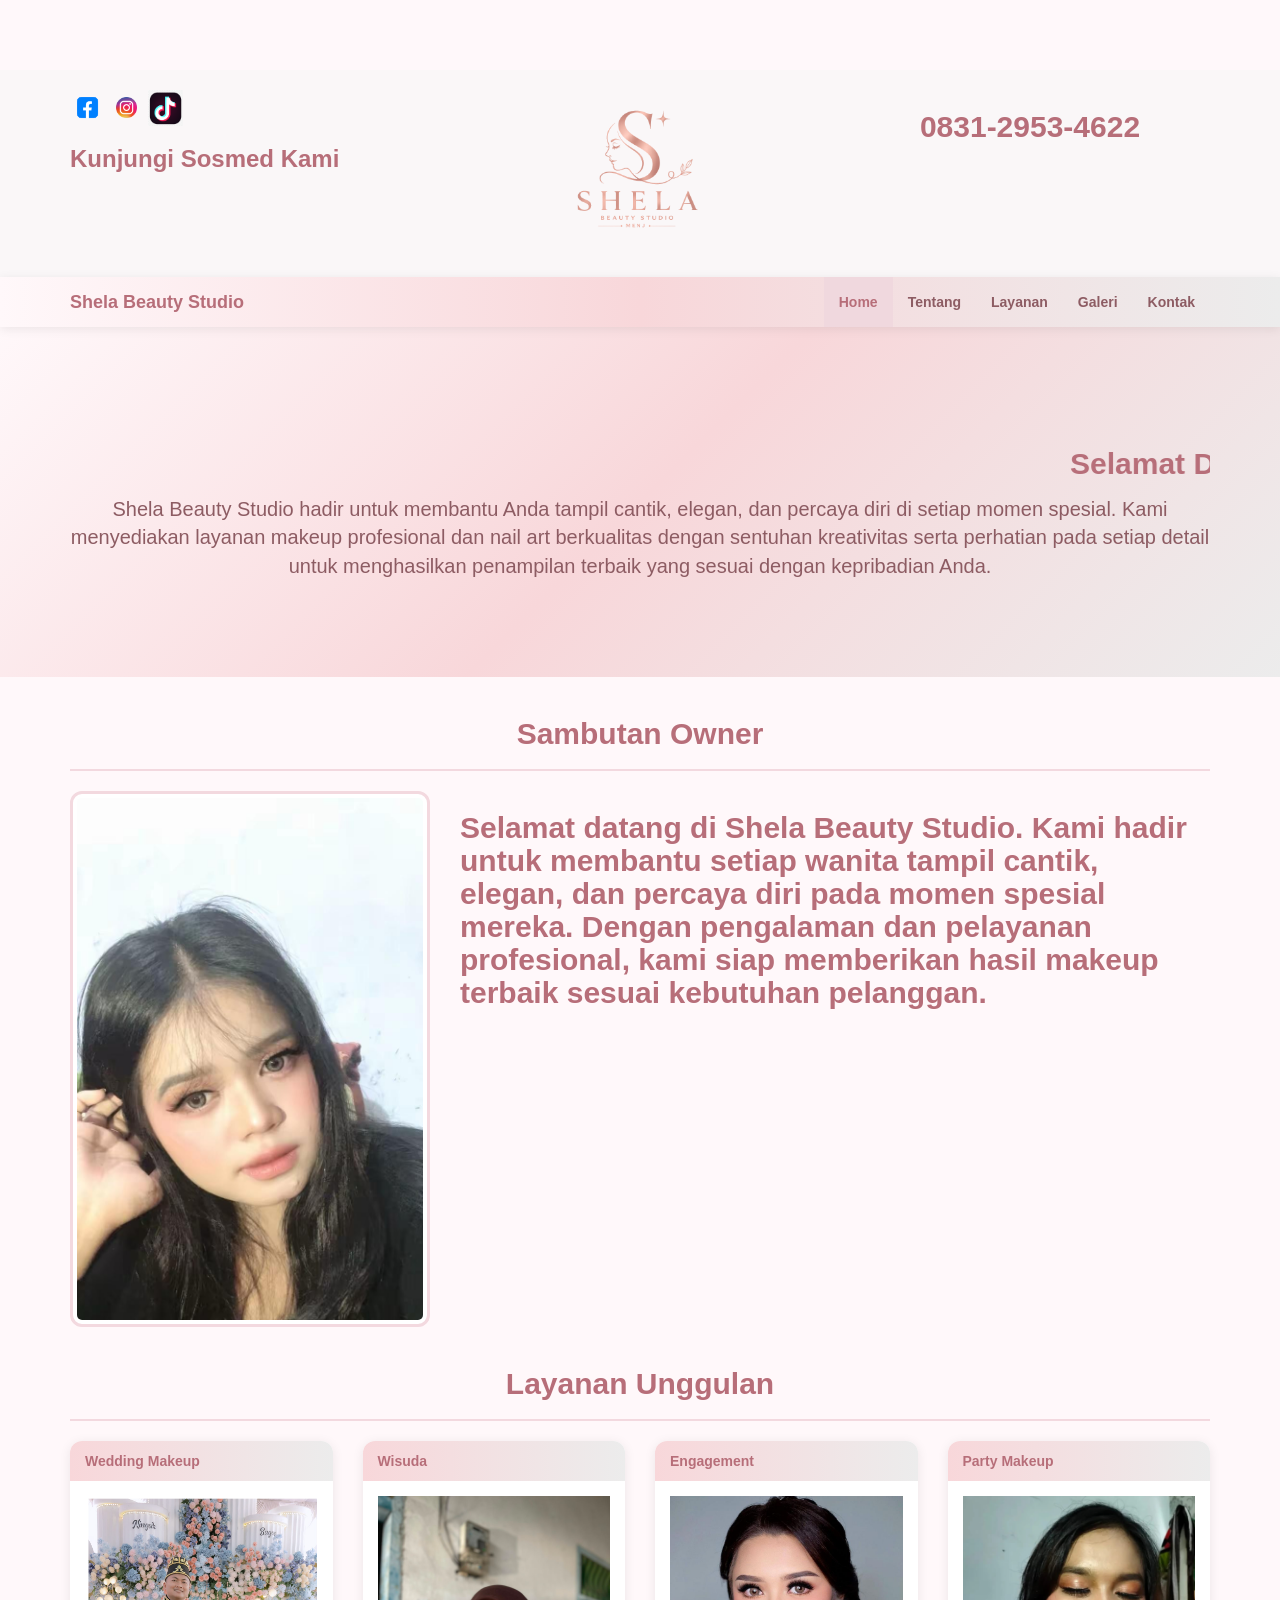
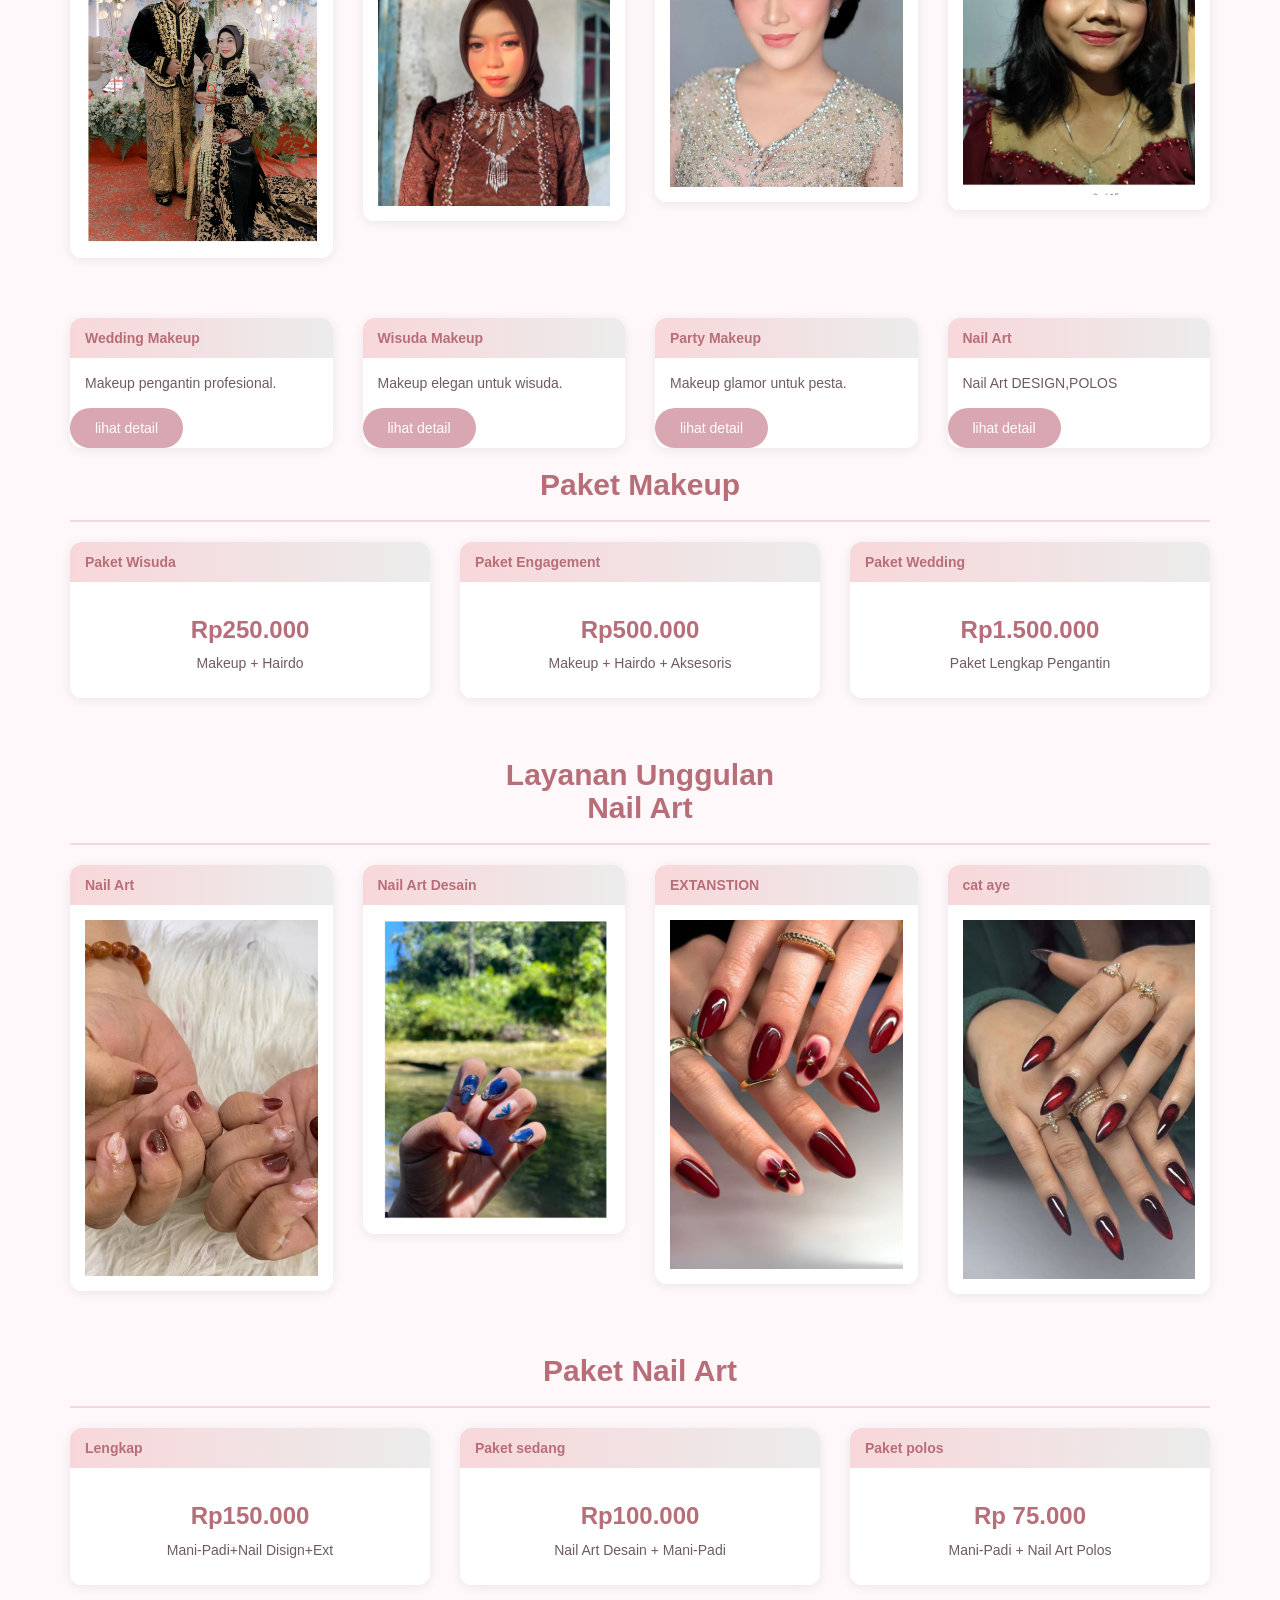
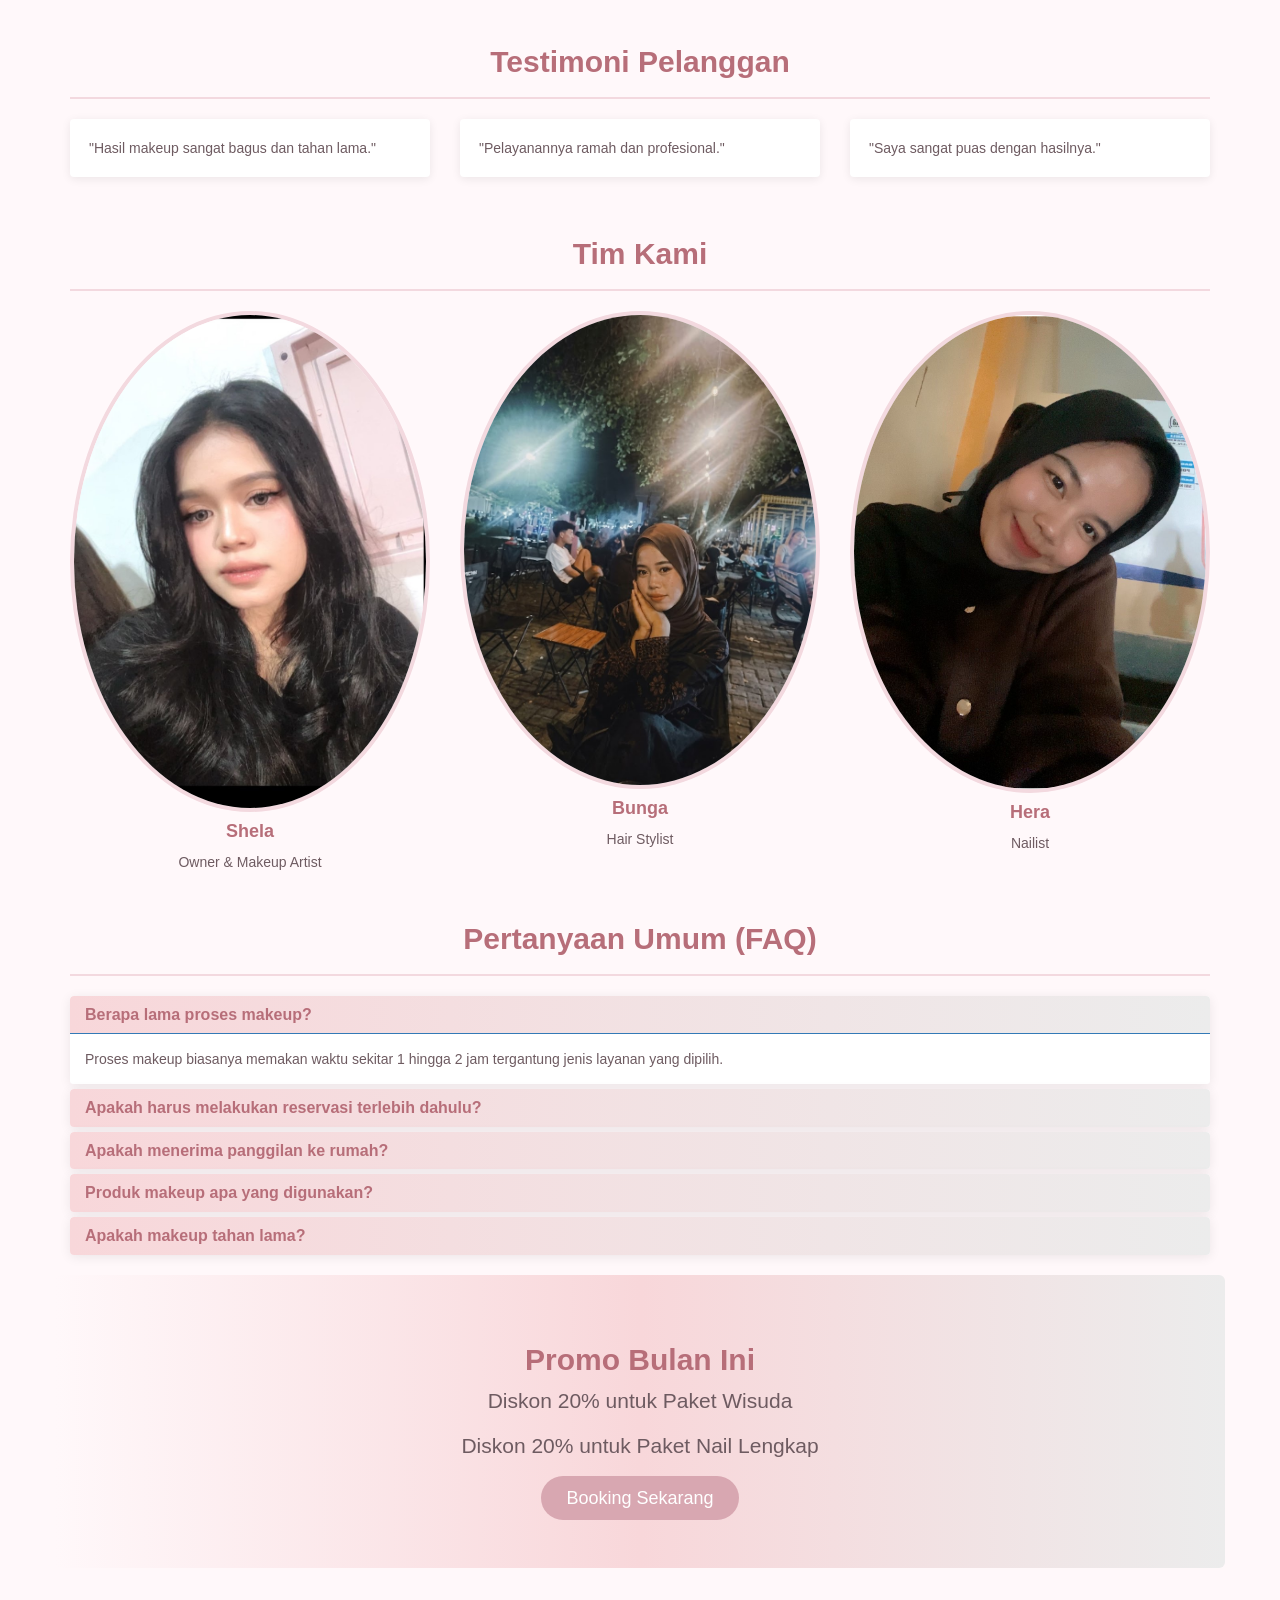
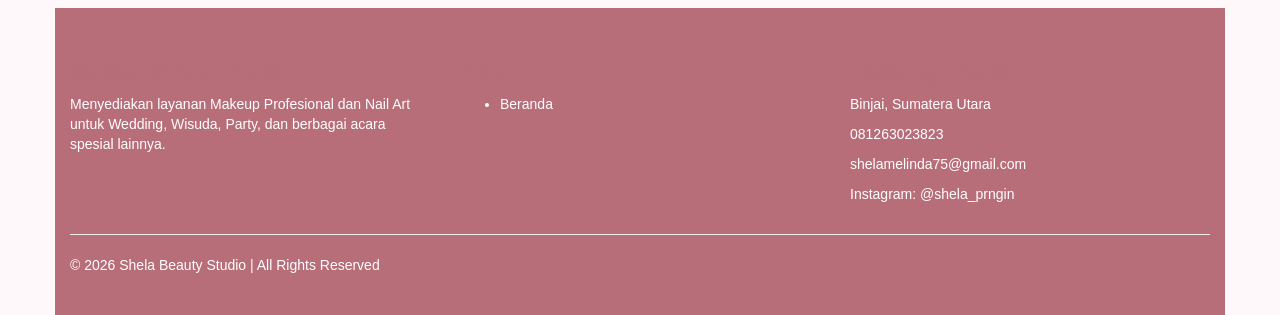
<file: index.html>
<!DOCTYPE html>
<html>
<head>
    <meta charset="utf-8">
    <title>Shela Beauty Studio</title>

    <link rel="stylesheet" href="https://maxcdn.bootstrapcdn.com/bootstrap/3.4.1/css/bootstrap.min.css">
    <link rel="stylesheet" href="css/style.css">
</head>

<body>

    <div class="container-fluid top-header">

    <div class="container">

        <div class="row">
            <div class="col-md-4">

                <div class="social-area">

                    <img src="gambar/facebook-logo.webp" width="35">
                    <img src="gambar/instagram-logo-.webp" width="35">
                    <img src="gambar/tiktok-logo.png" width="35">

                    <h3>Kunjungi Sosmed Kami</h3>
                </div>
            </div>

            <div class="col-md-4 text-center">

                <img src="gambar/logoshela.png"
                     class="img-responsive center-block"
                     width="250">
            </div>

            <div class="col-md-4 text-center">

                <h2>0831-2953-4622</h2>

                <br>
            </div>
        </div>
    </div>
</div>

<nav class="navbar navbar-default">
    <div class="container">
        <div class="navbar-header">

            <button type="button"
                    class="navbar-toggle"
                    data-toggle="collapse"
                    data-target="#menu">

                <span class="icon-bar"></span>
                <span class="icon-bar"></span>
                <span class="icon-bar"></span>

            </button>

            <a class="navbar-brand" href="#">
                Shela Beauty Studio
            </a>

        </div>

        <div class="collapse navbar-collapse" id="menu">
           
            <ul class="nav navbar-nav navbar-right">
                <li class="active">
                    <a href="index.html">Home</a>
                </li>

                <li>
                    <a href="tentang.html">Tentang</a>
                </li>

                <li>
                    <a href="layanan.html">Layanan</a>
                </li>

                <li>
                    <a href="galery.html">Galeri</a>
                </li>

                <li>
                    <a href="kontak.html">Kontak</a>
                </li>

            </ul>
        </div>
    </div>
</nav>



<div class="hero-galeri">
    <div class="overlay">
        <div class="container text-center">

           <marquee><h2>Selamat Datang Di Website Shela Beauty Studio</h2></marquee> 

            <p>
                Shela Beauty Studio hadir untuk membantu Anda tampil cantik,
elegan, dan percaya diri di setiap momen spesial. Kami menyediakan
layanan makeup profesional dan nail art berkualitas dengan sentuhan
kreativitas serta perhatian pada setiap detail untuk menghasilkan
penampilan terbaik yang sesuai dengan kepribadian Anda.
            </p>

        </div>
    </div>
</div>

 
<div class="container">

    <div class="page-header">
        <h2 class="text-center">Sambutan Owner</h2>
    </div>

    <div class="row">

        <div class="col-md-4">

            <img src="gambar/gambar owner.jpeg"
                 class="img-responsive img-thumbnail">

        </div>

        <div class="col-md-8">

            <h2>
                Selamat datang di Shela Beauty Studio.
                Kami hadir untuk membantu setiap wanita tampil
                cantik, elegan, dan percaya diri pada momen
                spesial mereka.
            
                Dengan pengalaman dan pelayanan profesional,
                kami siap memberikan hasil makeup terbaik
                sesuai kebutuhan pelanggan.
            </h2>

        </div>

    </div>

</div>
 
<div class="container">

    <div class="page-header">
        <h2 class="text-center">Layanan Unggulan</h2>
    </div>

    <div class="row">

        <div class="col-md-3">

            <div class="panel panel-danger">

                <div class="panel-heading">
                    Wedding Makeup
                </div>

                <div class="panel-body">

                    <img src="gambar/weding2.png"
                    class="img-responsive">

                </div>

            </div>

        </div>

        <div class="col-md-3">

            <div class="panel panel-primary">

                <div class="panel-heading">
                    Wisuda
                </div>

                <div class="panel-body">

                    <img src="gambar/hasil makeup wisuda 3.jpeg"
                    class="img-responsive">

                </div>

            </div>

        </div>

        <div class="col-md-3">

            <div class="panel panel-success">

                <div class="panel-heading">
                    Engagement
                </div>

                <div class="panel-body">

                    <img src="gambar/lamaran.jpg" class="img-responsive">

                </div>

            </div>

        </div>

        <div class="col-md-3">

            <div class="panel panel-warning">

                <div class="panel-heading">
                    Party Makeup
                </div>

                <div class="panel-body">

                    <img src="gambar/makeup yemima.png"
                    class="img-responsive">

                </div>

            </div>

        </div>

    </div>

</div>

 <div class="container">

    <h2 class="text-center">
    
    </h2>
    <br>

    <div class="row">
        <div class="col-md-3">
            <div class="panel panel-danger">

                <div class="panel-heading">
                    Wedding Makeup
                </div>

                <div class="panel-body">

                    Makeup pengantin profesional.
                </div>

                <a href="weeding_makeup.html" class="btn btn-danger">lihat detail</a>

            </div>
        </div>

        <div class="col-md-3">
            <div class="panel panel-primary">
                <div class="panel-heading">
                    Wisuda Makeup
                </div>

                <div class="panel-body">

                    Makeup elegan untuk wisuda.

                </div>
                 <a href="wisuda makeup.html" class="btn btn-danger">lihat detail</a>
            </div>
        </div>

        <div class="col-md-3">
            <div class="panel panel-success">
                <div class="panel-heading">
                    Party Makeup
                </div>

                <div class="panel-body">

                    Makeup glamor untuk pesta.

                </div>
                <a href="party makeup.html" class="btn btn-danger">lihat detail</a>
            </div>
        </div>

        <div class="col-md-3">
            <div class="panel panel-danger">
                <div class="panel-heading">
                    Nail Art
                </div>

                <div class="panel-body">

                    Nail Art DESIGN,POLOS

                </div>
                <a href="Nail Art.html" class="btn btn-danger">lihat detail</a>

            </div>
        </div>
    <br>


<div class="container">

    <div class="page-header">
        <h2 class="text-center">Paket Makeup</h2>
    </div>

    <div class="row">

        <div class="col-md-4">

            <div class="panel panel-success">

                <div class="panel-heading">
                    Paket Wisuda
                </div>

                <div class="panel-body text-center">

                    <h3>Rp250.000</h3>

                    <p>Makeup + Hairdo</p>

                </div>

            </div>

        </div>

        <div class="col-md-4">

            <div class="panel panel-primary">

                <div class="panel-heading">
                    Paket Engagement
                </div>

                <div class="panel-body text-center">

                    <h3>Rp500.000</h3>

                    <p>Makeup + Hairdo + Aksesoris</p>

                </div>

            </div>

        </div>

        <div class="col-md-4">

            <div class="panel panel-danger">

                <div class="panel-heading">
                    Paket Wedding
                </div>

                <div class="panel-body text-center">

                    <h3>Rp1.500.000</h3>

                    <p>Paket Lengkap Pengantin</p>

                </div>

            </div>

        </div>

    </div>

</div>

<div class="container">

    <div class="page-header">
        <h2 class="text-center">Layanan Unggulan <br>Nail Art</h2>
    </div>

    <div class="row">

        <div class="col-md-3">

            <div class="panel panel-danger">

                <div class="panel-heading">
                    Nail Art
                </div>

                <div class="panel-body">

                    <img src="gambar/nail art marron.jpg"
                    class="img-responsive">

                </div>

            </div>

        </div>

        <div class="col-md-3">

            <div class="panel panel-primary">

                <div class="panel-heading">
                    Nail Art Desain
                </div>

                <div class="panel-body">

                    <img src="gambar/nail artku.png"
                    class="img-responsive">

                </div>

            </div>

        </div>

        <div class="col-md-3">

            <div class="panel panel-success">

                <div class="panel-heading">
                    EXTANSTION
                </div>

                <div class="panel-body">

                    <img src="gambar/nail art 1.3.jpg"
                    class="img-responsive">

                </div>

            </div>

        </div>

        <div class="col-md-3">

            <div class="panel panel-warning">

                <div class="panel-heading">
                    cat aye
                </div>

                <div class="panel-body">

                    <img src="gambar/nail art 1.4.jpg"class="img-responsive">
                </div>

            </div>

        </div>

    </div>

</div>

 

<div class="container">

    <div class="page-header">
        <h2 class="text-center">Paket Nail Art</h2>
    </div>

    <div class="row">

        <div class="col-md-4">

            <div class="panel panel-success">

                <div class="panel-heading">
                    Lengkap
                </div>

                <div class="panel-body text-center">

                    <h3>Rp150.000</h3>

                    <p>Mani-Padi+Nail Disign+Ext</p>

                </div>

            </div>

        </div>

        <div class="col-md-4">

            <div class="panel panel-primary">

                <div class="panel-heading">
                    Paket sedang
                </div>

                <div class="panel-body text-center">

                    <h3>Rp100.000</h3>

                    <p>Nail Art Desain + Mani-Padi</p>

                </div>

            </div>

        </div>

        <div class="col-md-4">

            <div class="panel panel-danger">

                <div class="panel-heading">
                    Paket polos
                </div>

                <div class="panel-body text-center">

                    <h3>Rp 75.000</h3>

                    <p>Mani-Padi + Nail Art Polos</p>

                </div>

            </div>

        </div>

    </div>

</div>

<div class="container">

    <div class="page-header">
        <h2 class="text-center">Testimoni Pelanggan</h2>
    </div>

    <div class="row">

        <div class="col-md-4">

            <div class="well">

                "Hasil makeup sangat bagus dan tahan lama."

            </div>

        </div>

        <div class="col-md-4">

            <div class="well">

                "Pelayanannya ramah dan profesional."

            </div>

        </div>

        <div class="col-md-4">

            <div class="well">

                "Saya sangat puas dengan hasilnya."

            </div>

        </div>

    </div>

</div>

<div class="container">

    <div class="page-header">
        <h2 class="text-center">Tim Kami</h2>
    </div>

    <div class="row text-center">

        <div class="col-md-4">

            <img src="gambar/shela1.1.jpeg"
            class="img-circle img-responsive center-block">

            <h4>Shela</h4>

            <p>Owner & Makeup Artist</p>

        </div>

        <div class="col-md-4">

            <img src="gambar/bunga.jpg"
            class="img-circle img-responsive center-block">

            <h4>Bunga</h4>

            <p>Hair Stylist</p>

        </div>

        <div class="col-md-4">

            <img src="gambar/hera.png"
            class="img-circle img-responsive center-block">

            <h4>Hera</h4>

            <p>Nailist</p>

        </div>

    </div>

</div>

<div class="container">

    <div class="page-header">
        <h2 class="text-center">Pertanyaan Umum (FAQ)</h2>
    </div>

    <div class="panel-group" id="faq">

        <!-- FAQ 1 -->
        <div class="panel panel-primary">

            <div class="panel-heading">

                <h4 class="panel-title">

                    <a data-toggle="collapse"
                       data-parent="#faq"
                       href="#faq1">

                        Berapa lama proses makeup?

                    </a>

                </h4>

            </div>

            <div id="faq1" class="panel-collapse collapse in">

                <div class="panel-body">

                    Proses makeup biasanya memakan waktu sekitar
                    1 hingga 2 jam tergantung jenis layanan yang dipilih.

                </div>

            </div>

        </div>

        <!-- FAQ 2 -->
        <div class="panel panel-primary">

            <div class="panel-heading">

                <h4 class="panel-title">

                    <a data-toggle="collapse"
                       data-parent="#faq"
                       href="#faq2">

                        Apakah harus melakukan reservasi terlebih dahulu?

                    </a>

                </h4>

            </div>

            <div id="faq2" class="panel-collapse collapse">

                <div class="panel-body">

                    Ya, kami menyarankan pelanggan melakukan reservasi
                    minimal 3 hari sebelum jadwal acara.

                </div>

            </div>

        </div>

        <!-- FAQ 3 -->
        <div class="panel panel-primary">

            <div class="panel-heading">

                <h4 class="panel-title">

                    <a data-toggle="collapse"
                       data-parent="#faq"
                       href="#faq3">

                        Apakah menerima panggilan ke rumah?

                    </a>

                </h4>

            </div>

            <div id="faq3" class="panel-collapse collapse">

                <div class="panel-body">

                    Ya, kami melayani makeup di studio maupun
                    panggilan ke lokasi pelanggan.

                </div>

            </div>

        </div>

        <!-- FAQ 4 -->
        <div class="panel panel-primary">

            <div class="panel-heading">

                <h4 class="panel-title">

                    <a data-toggle="collapse"
                       data-parent="#faq"
                       href="#faq4">

                        Produk makeup apa yang digunakan?

                    </a>

                </h4>

            </div>

            <div id="faq4" class="panel-collapse collapse">

                <div class="panel-body">

                    Kami menggunakan berbagai produk berkualitas
                    yang aman dan sesuai dengan jenis kulit pelanggan.

                </div>

            </div>

        </div>

        <!-- FAQ 5 -->
        <div class="panel panel-primary">

            <div class="panel-heading">

                <h4 class="panel-title">

                    <a data-toggle="collapse"
                       data-parent="#faq"
                       href="#faq5">

                        Apakah makeup tahan lama?

                    </a>

                </h4>

            </div>

            <div id="faq5" class="panel-collapse collapse">

                <div class="panel-body">

                    Ya, teknik makeup yang kami gunakan dirancang
                    agar tahan lama selama acara berlangsung.

                </div>

            </div>

        </div>

    </div>

</div>

<div class="jumbotron text-center">

    <h2>Promo Bulan Ini</h2>

    <p>
        Diskon 20% untuk Paket Wisuda
    </p>

    <p>
        Diskon 20% untuk Paket Nail Lengkap
    </p>

    <a href="booking.html" class="btn btn-danger btn-lg">
        Booking Sekarang
    </a>

</div>

<!-- Footer -->
<footer class="footer">

    <div class="container">

        <div class="row">

            <div class="col-md-4">
                <h3>Shela Beauty Studio</h3>
                <p>
                    Menyediakan layanan Makeup Profesional dan Nail Art
                    untuk Wedding, Wisuda, Party, dan berbagai acara spesial lainnya.
                </p>
            </div>

            <div class="col-md-4">
                <h3>Menu</h3>

                <ul class="footer-menu">
                    <li><a href="index.html">Beranda</a></li>
                    
                </ul>
            </div>

            <div class="col-md-4">
                <h3>Hubungi Kami</h3>

                <p> Binjai, Sumatera Utara</p>
                <p> 081263023823</p>
                <p> shelamelinda75@gmail.com</p>
                <p> Instagram: @shela_prngin</p>
            </div>

        </div>

        <hr>

        <div class="footer-bottom">
            <p>
                © 2026 Shela Beauty Studio | All Rights Reserved
            </p>
        </div>

    </div>

</footer>

<script src="https://ajax.googleapis.com/ajax/libs/jquery/3.7.1/jquery.min.js"></script>

<script src="https://maxcdn.bootstrapcdn.com/bootstrap/3.4.1/js/bootstrap.min.js"></script>

</body>
</html>
</file>
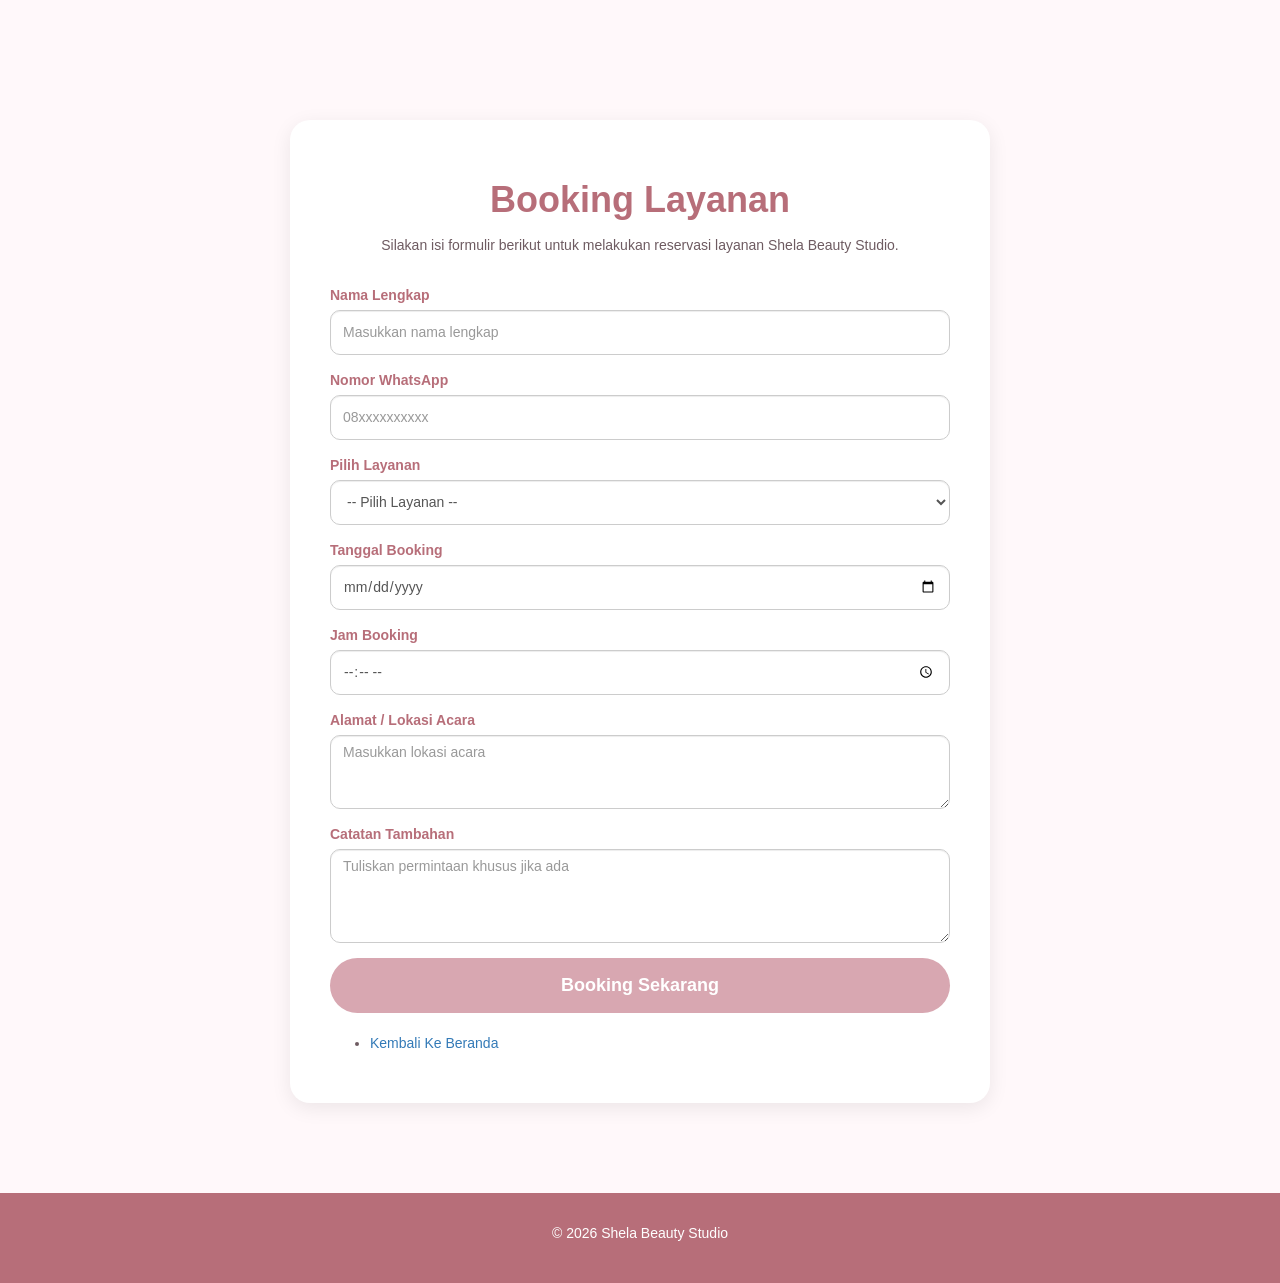
<file: booking.html>
<!DOCTYPE html>
<html>
<head>
    <meta charset="utf-8">
    <title>Shela Beauty Studio</title>

    
    <link rel="stylesheet" href="https://maxcdn.bootstrapcdn.com/bootstrap/3.4.1/css/bootstrap.min.css">
    <link rel="stylesheet" href="css/style.css">
</head>

<body>
<div class="container">

    <div class="booking-form">

        <h1>Booking Layanan</h1>
        <p>Silakan isi formulir berikut untuk melakukan reservasi layanan Shela Beauty Studio.</p>

        <form>

            <div class="form-group">
                <label>Nama Lengkap</label>
                <input type="text" class="form-control" placeholder="Masukkan nama lengkap" required>
            </div>

            <div class="form-group">
                <label>Nomor WhatsApp</label>
                <input type="tel" class="form-control" placeholder="08xxxxxxxxxx" required>
            </div>

            <div class="form-group">
                <label>Pilih Layanan</label>
                <select class="form-control" required>
                    <option value="">-- Pilih Layanan --</option>
                    <option>Wedding Makeup</option>
                    <option>Wisuda Makeup</option>
                    <option>Party Makeup</option>
                    <option>Nail Art</option>
                </select>
            </div>

            <div class="form-group">
                <label>Tanggal Booking</label>
                <input type="date" class="form-control" required>
            </div>

            <div class="form-group">
                <label>Jam Booking</label>
                <input type="time" class="form-control" required>
            </div>

            <div class="form-group">
                <label>Alamat / Lokasi Acara</label>
                <textarea class="form-control" rows="3" placeholder="Masukkan lokasi acara"></textarea>
            </div>

            <div class="form-group">
                <label>Catatan Tambahan</label>
                <textarea class="form-control" rows="4" placeholder="Tuliskan permintaan khusus jika ada"></textarea>
            </div>

            <button type="submit" class="btn-booking-form">
                Booking Sekarang
            </button> <br><br>
             
                 
                <ul class="footer-menu">
                    <li><a href="index.html">Kembali Ke Beranda</a></li>
                    
                </ul>
            </button>

        </form>

    </div>

</div>
   
<div class="footer text-center">

    <div class="container">
         
        <p>
            © 2026 Shela Beauty Studio
        </p>

    </div>

</div>

 
<script src="https://ajax.googleapis.com/ajax/libs/jquery/3.7.1/jquery.min.js"></script>
<script src="https://maxcdn.bootstrapcdn.com/bootstrap/3.4.1/js/bootstrap.min.js"></script>

</body>
</html>
</file>
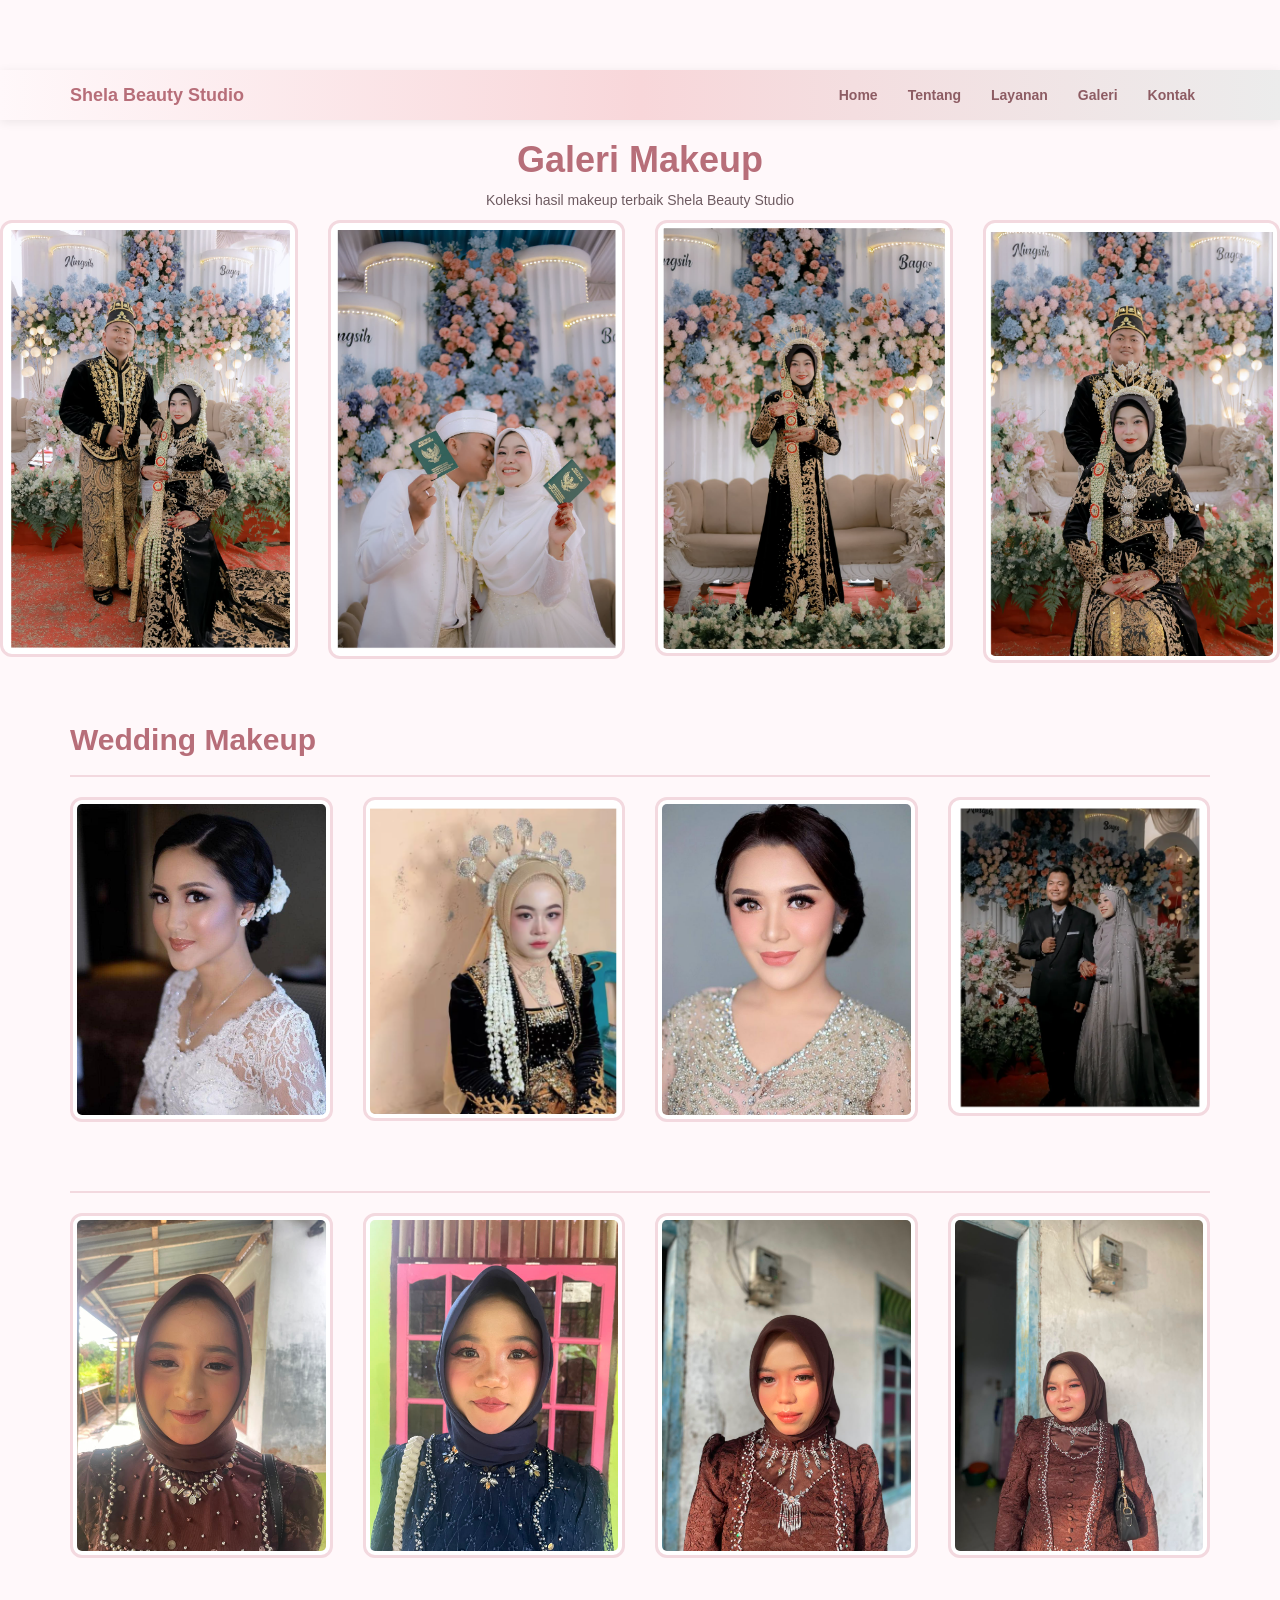
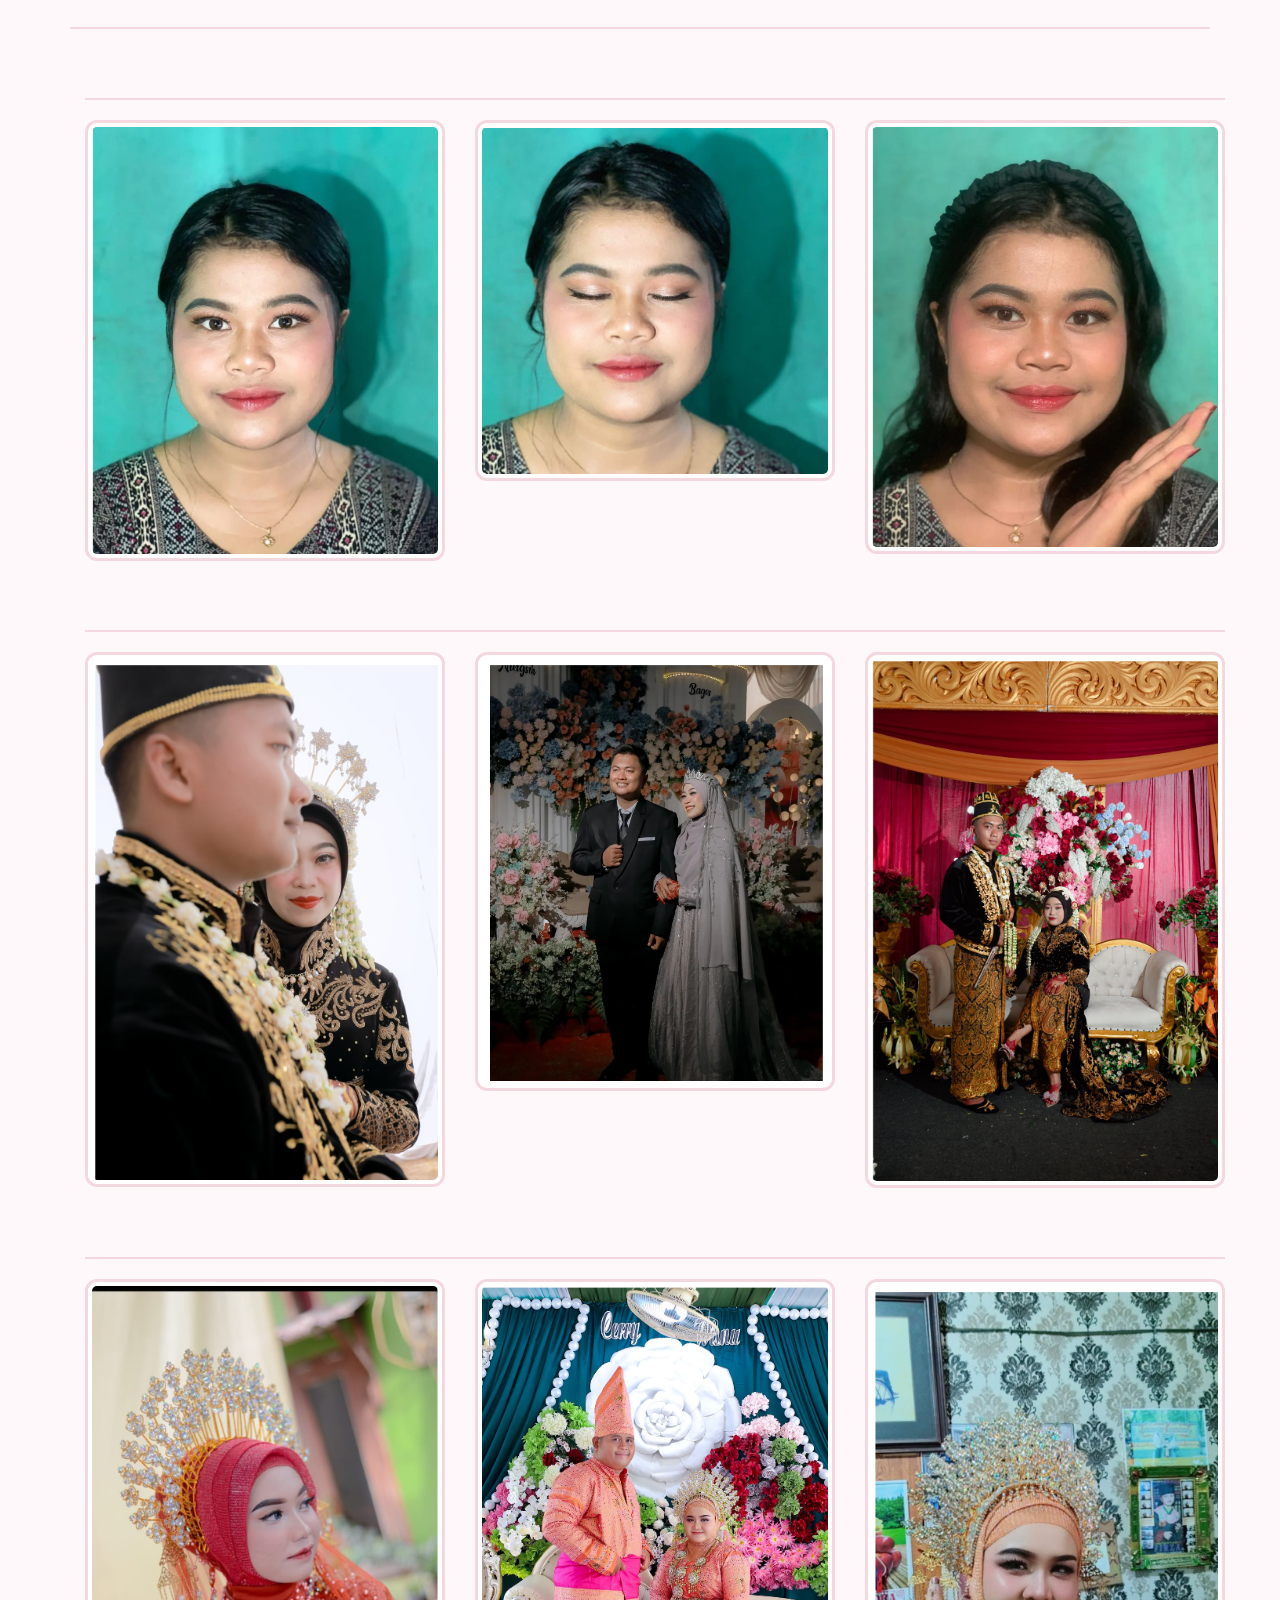
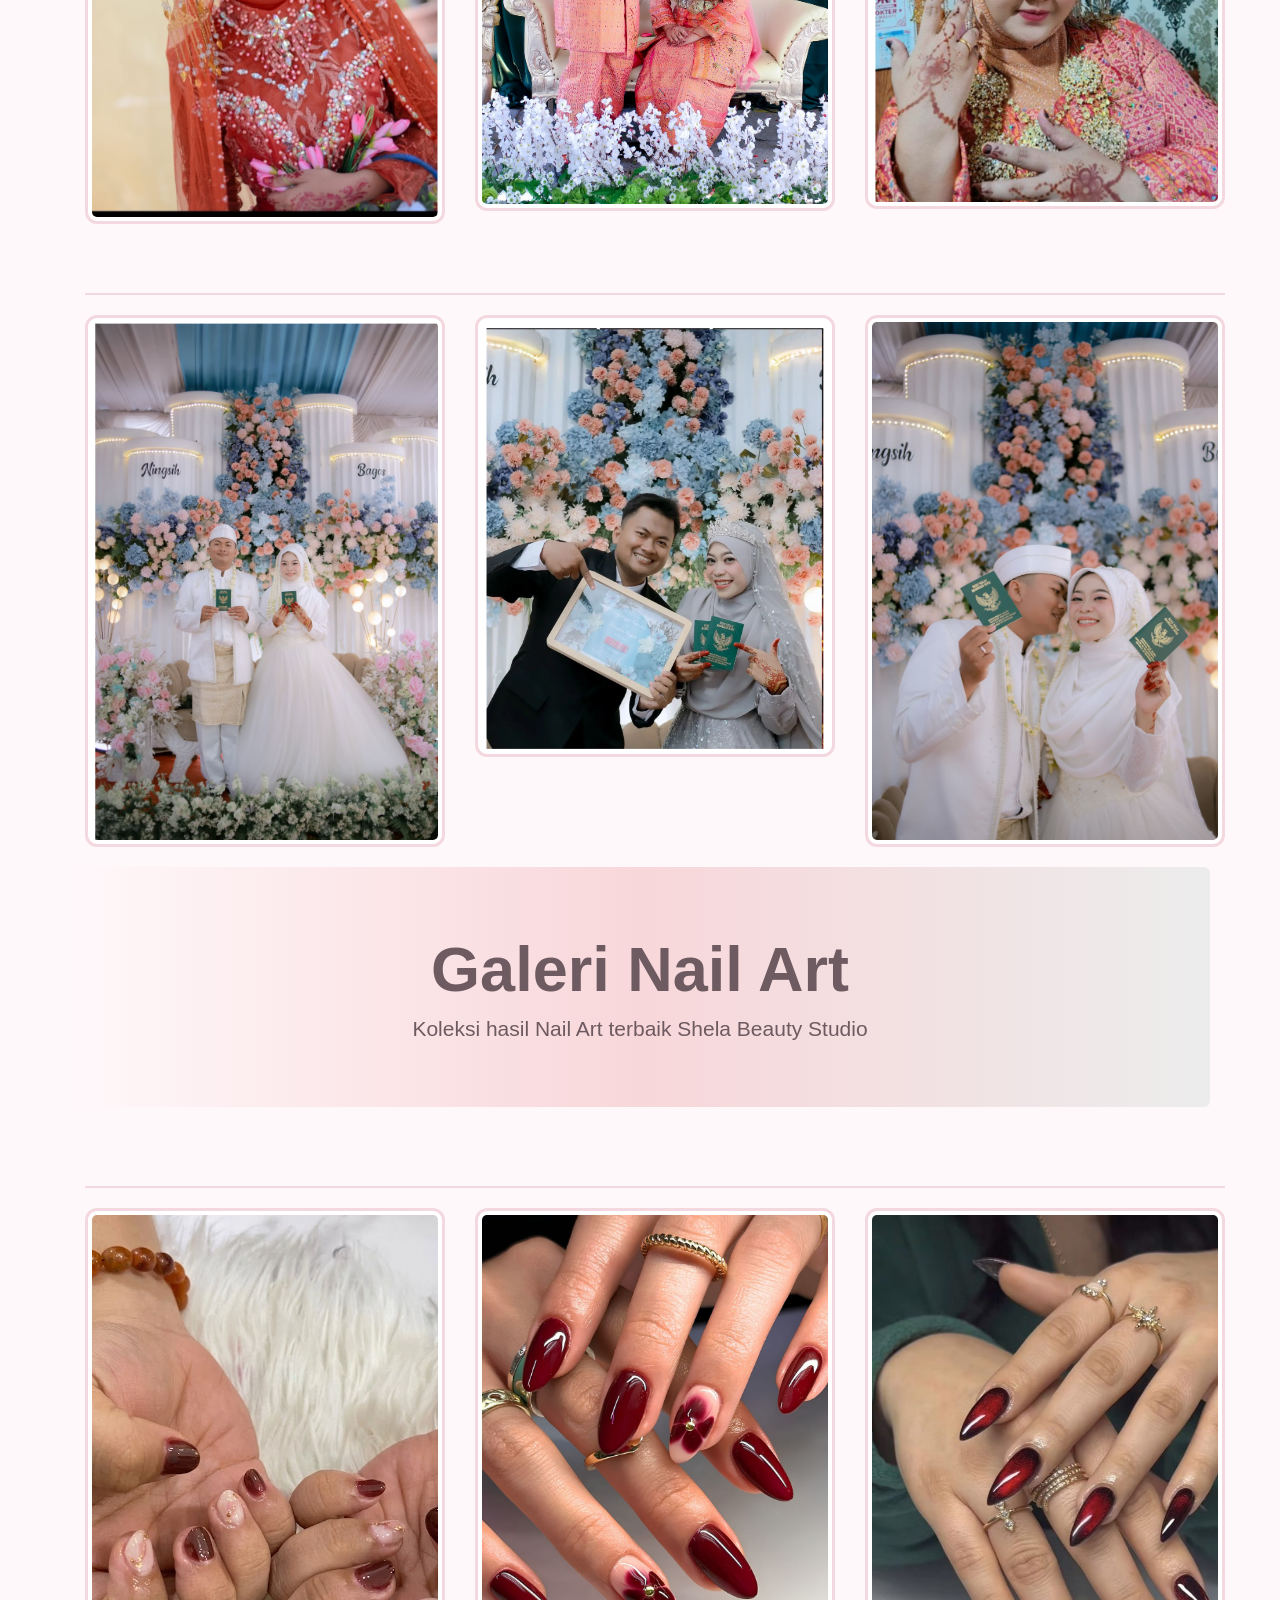
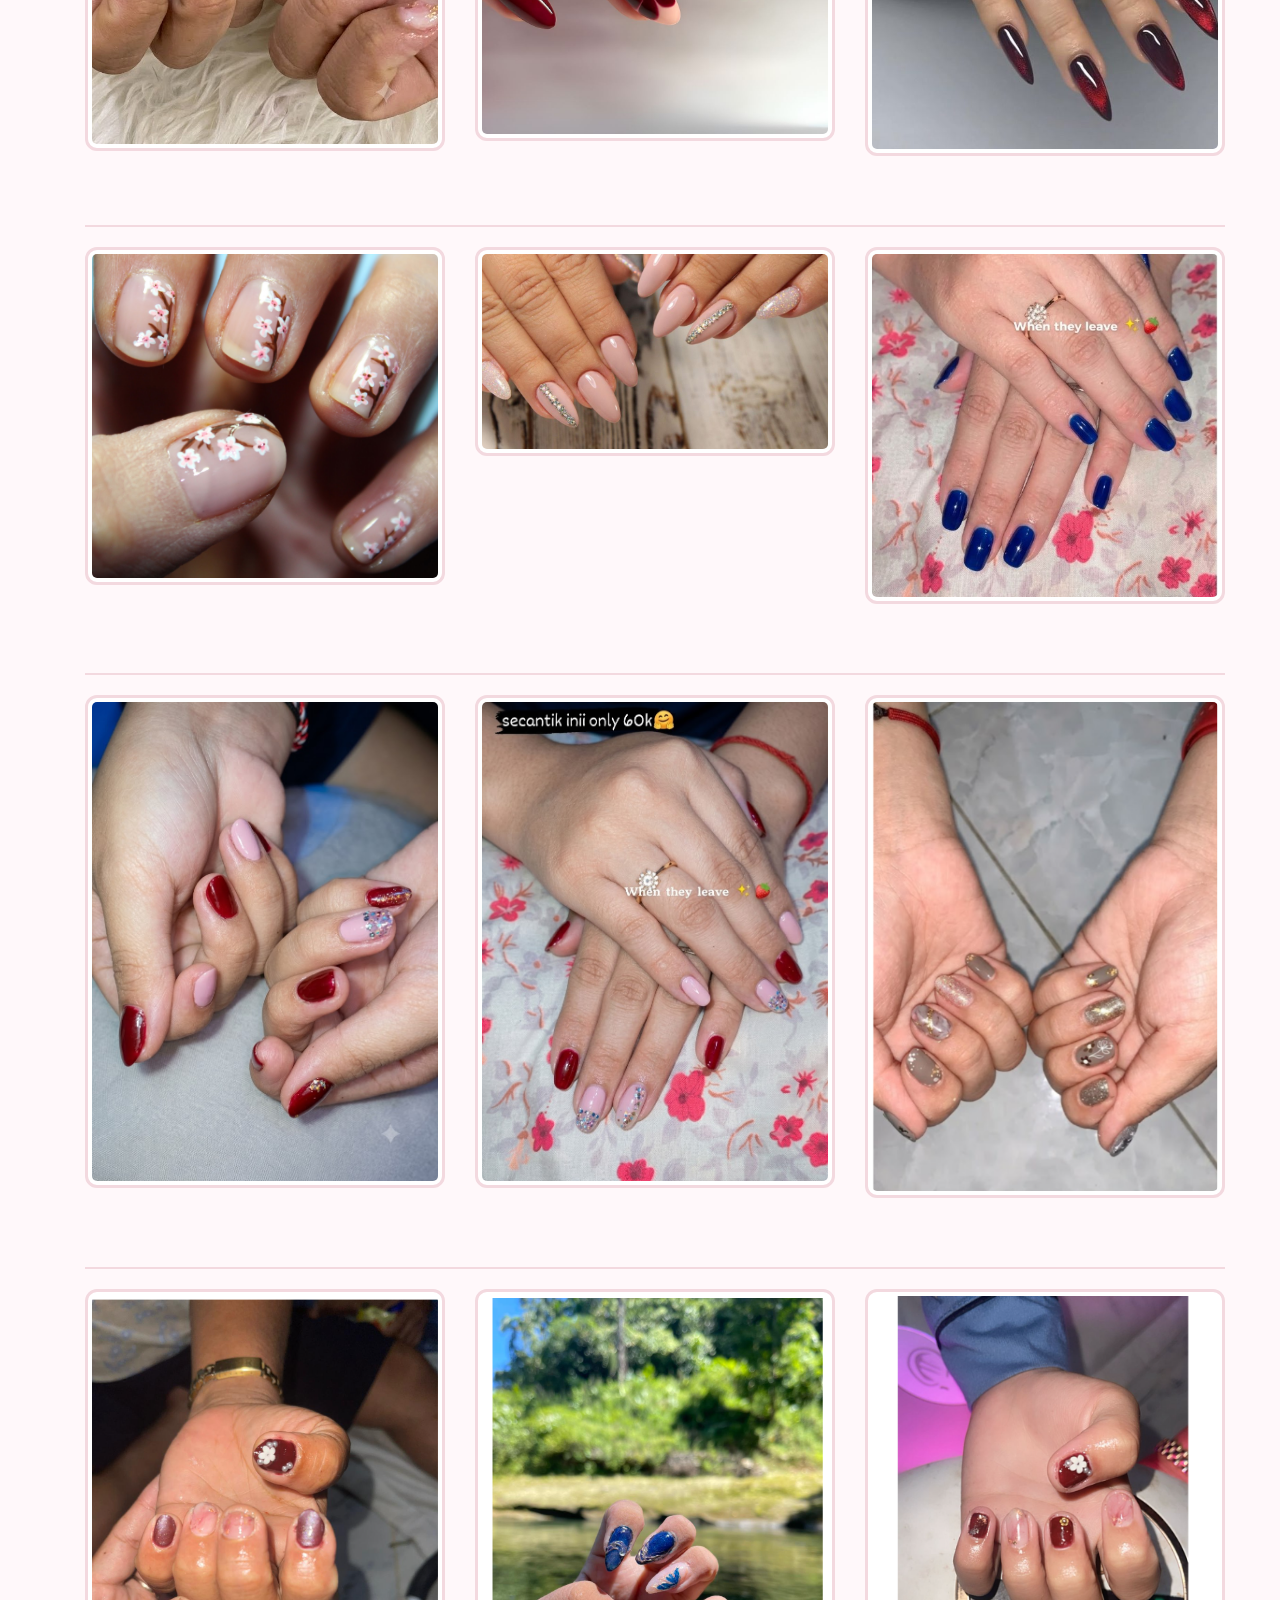
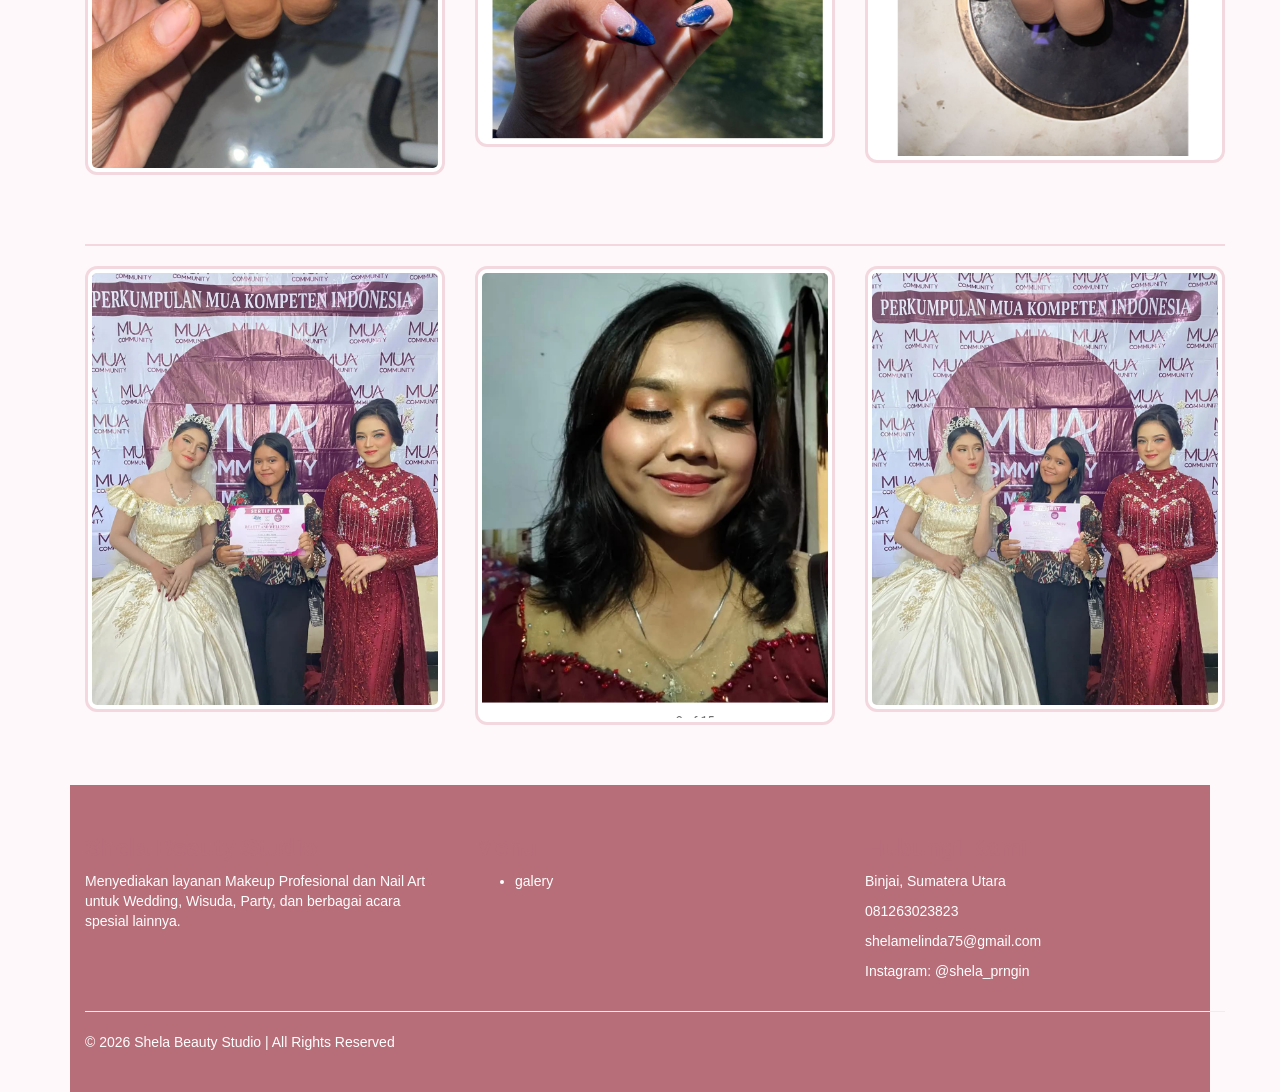
<file: galery.html>
<!DOCTYPE html>
<html>
<head>
    <meta charset="utf-8">
    <title>Galeri - Shela Beauty Studio</title>

    <link rel="stylesheet" href="https://maxcdn.bootstrapcdn.com/bootstrap/3.4.1/css/bootstrap.min.css">
    <link rel="stylesheet" href="css/style.css">
</head>

<body>

<nav class="navbar navbar-default">

    <div class="container">

        <div class="navbar-header">

            <button type="button"
                    class="navbar-toggle"
                    data-toggle="collapse"
                    data-target="#menu">

                <span class="icon-bar"></span>
                <span class="icon-bar"></span>
                <span class="icon-bar"></span>

            </button>

            <a class="navbar-brand" href="index.html">
                Shela Beauty Studio
            </a>

        </div>

        <div class="collapse navbar-collapse" id="menu">

            <ul class="nav navbar-nav navbar-right">

                <li><a href="index.html">Home</a></li>
                <li><a href="tentang.html">Tentang</a></li>
                <li><a href="layanan.html">Layanan</a></li>
                <li><a href="galery.html">Galeri</a></li>
                <li><a href="kontak.html">Kontak</a></li> 

            </ul>

        </div>

    </div>

</nav>

<div class="text-center">

    <div class="container">

        <h1>Galeri Makeup</h1>

        <p>
            Koleksi hasil makeup terbaik Shela Beauty Studio
        </p>

    </div>

</div>

<div class="row">

        <div class="col-md-3">
            <img src="gambar/weding2.png" class="img-responsive img-thumbnail">
        </div>

        <div class="col-md-3">
            <img src="gambar/weding3.png" class="img-responsive img-thumbnail">
        </div>

        <div class="col-md-3">
            <img src="gambar/weding4.png" class="img-responsive img-thumbnail">
        </div>

        <div class="col-md-3">
            <img src="gambar/weding5.png" class="img-responsive img-thumbnail">
        </div>

    </div>

</div>
<br>
 
 

 
<div class="container">

    <div class="page-header">

        <h2>Wedding Makeup</h2>

    </div>

    <div class="row">

        <div class="col-md-3">
            <img src="gambar/poto wedding.jpg" class="img-responsive img-thumbnail">
        </div>

        <div class="col-md-3">
            <img src="gambar/weding6.png" class="img-responsive img-thumbnail">
        </div>

        <div class="col-md-3">
            <img src="gambar/lamaran.jpg" class="img-responsive img-thumbnail">
        </div>

        <div class="col-md-3">
            <img src="gambar/gambar wedding1.png" class="img-responsive img-thumbnail">
        </div>

    </div>

</div>

<br>


<div class="container">

    <div class="page-header">

         

    </div>

    <div class="row">

        <div class="col-md-3">
            <img src="gambar/hasil makeup wisuda.jpeg" class="img-responsive img-thumbnail">
        </div>

        <div class="col-md-3">
            <img src="gambar/hasil makeup wisuda2.jpeg" class="img-responsive img-thumbnail">
        </div>

        <div class="col-md-3">
            <img src="gambar/hasil makeup wisuda 3.jpeg" class="img-responsive img-thumbnail">
        </div>

        <div class="col-md-3">
            <img src="gambar/hasil makeup wisuda 4.jpeg" class="img-responsive img-thumbnail">
        </div>

    </div>

</div>

<br>

<div class="container">

    <div class="page-header">

         

    </div>


<div class="container">

    <div class="page-header">

       

    </div>

    <div class="row">

        <div class="col-md-4">
            <img src="gambar/makeup enjel1.png" class="img-responsive img-thumbnail">
        </div>

        <div class="col-md-4">
            <img src="gambar/makeup enjel.png" class="img-responsive img-thumbnail">
        </div>

        <div class="col-md-4">
            <img src="gambar/makeup enjel2.png" class="img-responsive img-thumbnail">
        </div>

        

    </div>

</div>

<br>

<div class="container">

    <div class="page-header">

       

    </div>

    <div class="row">

        <div class="col-md-4">
            <img src="gambar/weding jawa2.png" class="img-responsive img-thumbnail">
        </div>

        <div class="col-md-4">
            <img src="gambar/gambar wedding1.png" class="img-responsive img-thumbnail">
        </div>

        <div class="col-md-4">
            <img src="gambar/weding jawa3.png" class="img-responsive img-thumbnail">
        </div>

        

    </div>

</div>

<br>

<div class="container">

    <div class="page-header">

       

    </div>

    <div class="row">

        <div class="col-md-4">
            <img src="gambar/weding orange1.png" class="img-responsive img-thumbnail">
        </div>

        <div class="col-md-4">
            <img src="gambar/weding orange2.png" class="img-responsive img-thumbnail">
        </div>

        <div class="col-md-4">
            <img src="gambar/weding orange3.png" class="img-responsive img-thumbnail">
        </div>

        

    </div>

</div>

<br>

<div class="container">

    <div class="page-header">

       

    </div>

    <div class="row">

        <div class="col-md-4">
            <img src="gambar/weding putih1.png" class="img-responsive img-thumbnail">
        </div>

        <div class="col-md-4">
            <img src="gambar/wedingputih3.png" class="img-responsive img-thumbnail">
        </div>

        <div class="col-md-4">
            <img src="gambar/wedingputih2.png" class="img-responsive img-thumbnail">
        </div>

        

    </div>

</div>

<br>

 

 
<div class="jumbotron text-center">

    <div class="container">

        <h1>Galeri Nail Art</h1>

        <p>
            Koleksi hasil Nail Art terbaik Shela Beauty Studio
        </p>

    </div>

</div>


<div class="container">

    <div class="page-header">

       

    </div>

    <div class="row">

        <div class="col-md-4">
            <img src="gambar/nail art marron.jpg" class="img-responsive img-thumbnail">
        </div>

        <div class="col-md-4">
            <img src="gambar/nail art 1.3.jpg" class="img-responsive img-thumbnail">
        </div>

        <div class="col-md-4">
            <img src="gambar/nail art 1.4.jpg" class="img-responsive img-thumbnail">
        </div>

        

    </div>

</div>

<br>

<div class="container">

    <div class="page-header">

       

    </div>

    <div class="row">

        <div class="col-md-4">
            <img src="gambar/nail art 1.2.jpg" class="img-responsive img-thumbnail">
        </div>

        <div class="col-md-4">
            <img src="gambar/nail art kecil.jpg" class="img-responsive img-thumbnail">
        </div>

        <div class="col-md-4">
            <img src="gambar/nail art biru.jpg" class="img-responsive img-thumbnail">
        </div>

        

    </div>

</div>

<br>

 

<div class="container">

    <div class="page-header">

       

    </div>

    <div class="row">

        <div class="col-md-4">
            <img src="gambar/nail art.jpg" class="img-responsive img-thumbnail">
        </div>

        <div class="col-md-4">
            <img src="gambar/nail art2.jpg" class="img-responsive img-thumbnail">
        </div>

        <div class="col-md-4">
            <img src="gambar/nail art4.png" class="img-responsive img-thumbnail">
        </div>
    </div>
</div>
<br>

<div class="container">

    <div class="page-header">
    </div>

    <div class="row">

        <div class="col-md-4">
            <img src="gambar/nail art mama.png" class="img-responsive img-thumbnail">
        </div>

        <div class="col-md-4">
            <img src="gambar/nail artku.png" class="img-responsive img-thumbnail">
        </div>

        <div class="col-md-4">
            <img src="gambar/nail art intan.png" class="img-responsive img-thumbnail">
        </div>
    </div>
</div>
<br>

<div class="container">

    <div class="page-header">
    </div>

    <div class="row">

        <div class="col-md-4">
            <img src="gambar/muaq1.jpeg" class="img-responsive img-thumbnail">
        </div>

        <div class="col-md-4">
            <img src="gambar/makeup yemima.png" class="img-responsive img-thumbnail">
        </div>

        <div class="col-md-4">
            <img src="gambar/muaq2.jpeg" class="img-responsive img-thumbnail">
        </div>
    </div>
</div>
<br>

<footer class="footer">

    <div class="container">

        <div class="row">

            <div class="col-md-4">
                <h3>Shela Beauty Studio</h3>
                <p>
                    Menyediakan layanan Makeup Profesional dan Nail Art
                    untuk Wedding, Wisuda, Party, dan berbagai acara spesial lainnya.
                </p>
            </div>

            <div class="col-md-4">
                <h3>Menu</h3>

                <ul class="footer-menu">
                    <li><a href="galery.html">galery</a></li>
                    
                </ul>
            </div>

            <div class="col-md-4">
                <h3>Hubungi Kami</h3>

                <p> Binjai, Sumatera Utara</p>
                <p> 081263023823</p>
                <p> shelamelinda75@gmail.com</p>
                <p> Instagram: @shela_prngin</p>
            </div>

        </div>

        <hr>

        <div class="footer-bottom">
            <p>
                © 2026 Shela Beauty Studio | All Rights Reserved
            </p>
        </div>

    </div>

</footer>
<script src="https://ajax.googleapis.com/ajax/libs/jquery/3.7.1/jquery.min.js"></script>
<script src="https://maxcdn.bootstrapcdn.com/bootstrap/3.4.1/js/bootstrap.min.js"></script>

</body>
</html>
</file>
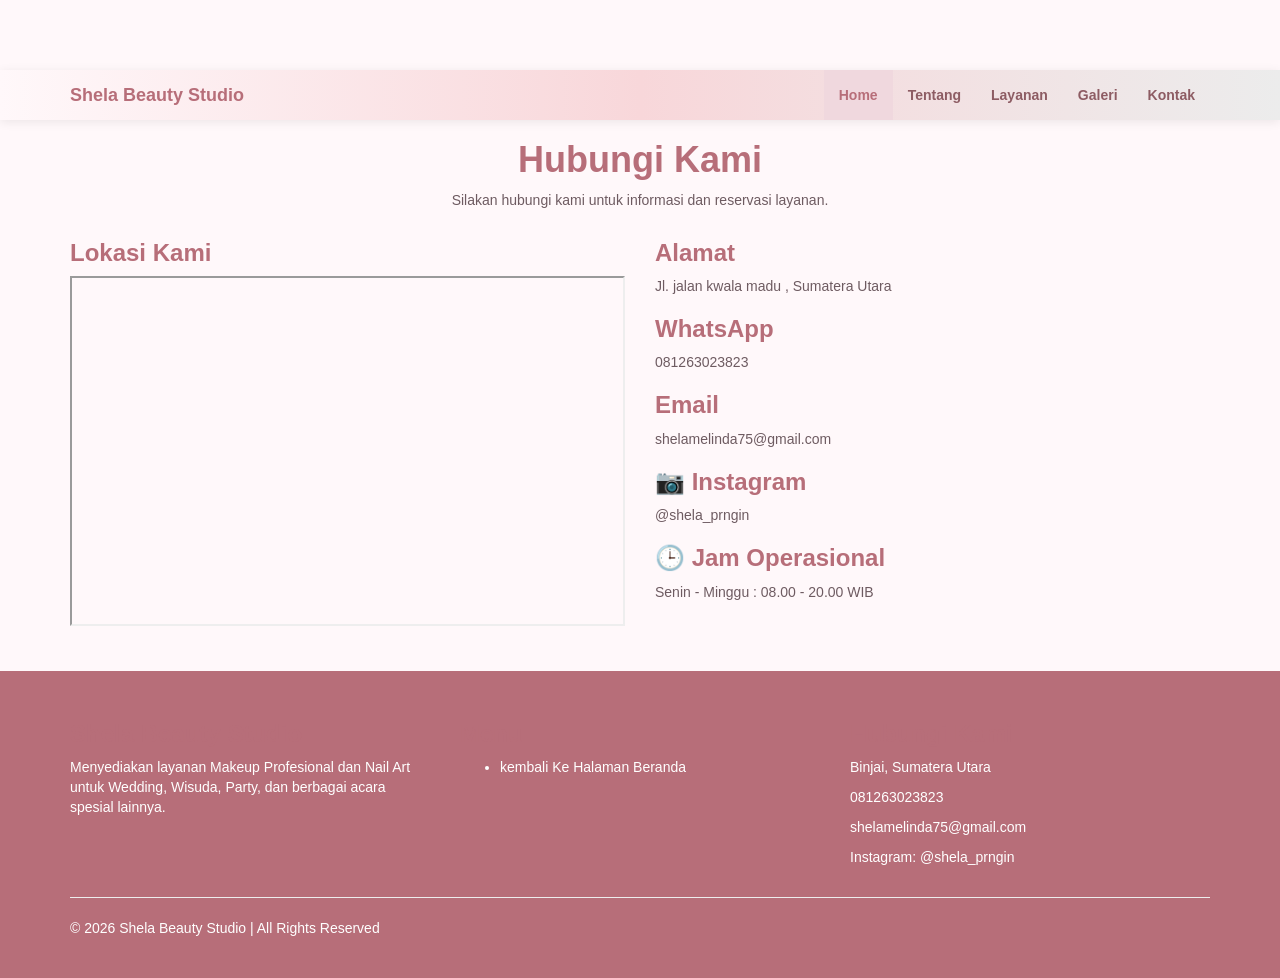
<file: kontak.html>
<!DOCTYPE html>
<html>
<head>
    <meta charset="utf-8">
    <title>Tentang Kami - Shela Beauty Studio</title>

    <link rel="stylesheet" href="https://maxcdn.bootstrapcdn.com/bootstrap/3.4.1/css/bootstrap.min.css">
    <link rel="stylesheet" href="css/style.css">
</head>
 
<nav class="navbar navbar-default">

    <div class="container">

        <div class="navbar-header">

            <button type="button"
                    class="navbar-toggle"
                    data-toggle="collapse"
                    data-target="#menu">

                <span class="icon-bar"></span>
                <span class="icon-bar"></span>
                <span class="icon-bar"></span>

            </button>

            <a class="navbar-brand" href="#">
                Shela Beauty Studio
            </a>

        </div>

        <div class="collapse navbar-collapse" id="menu">

            <ul class="nav navbar-nav navbar-right">

                <li class="active">
                    <a href="index.html">Home</a>
                </li>

                <li>
                    <a href="tentang.html">Tentang</a>
                </li>

                <li>
                    <a href="layanan.html">Layanan</a>
                </li>

                <li>
                    <a href="galery.html">Galeri</a>
                </li>

                <li>
                    <a href="kontak.html">Kontak</a>
                </li>

            </ul>

        </div>

    </div>

</nav>

<div class="container">

    <h1 class="text-center">Hubungi Kami</h1>
    <p class="text-center">
        Silakan hubungi kami untuk informasi dan reservasi layanan.
    </p>

    <div class="row kontak-wrapper">

         
        <div class="col-md-6">

            <div class="kontak-box">

                <h3>Lokasi Kami</h3>

                <iframe
                    src="https://www.google.com/maps/embed?pb="
                    width="100%"
                    height="350"
                    allowfullscreen="">
                    
                </iframe>

            </div>

        </div>

         
        <div class="col-md-6">

            <div class="kontak-box">

                <h3> Alamat</h3>
                <p>Jl. jalan kwala madu , Sumatera Utara</p>

                <h3> WhatsApp</h3>
                <p>081263023823</p>

                <h3> Email</h3>
                <p>shelamelinda75@gmail.com</p>

                <h3>📷 Instagram</h3>
                <p>@shela_prngin</p>

                <h3>🕒 Jam Operasional</h3>
                <p>Senin - Minggu : 08.00 - 20.00 WIB</p>

            </div>

        </div>

    </div>

</div>

 
<footer class="footer">

    <div class="container">

        <div class="row">

            <div class="col-md-4">
                <h3>Shela Beauty Studio</h3>
                <p>
                    Menyediakan layanan Makeup Profesional dan Nail Art
                    untuk Wedding, Wisuda, Party, dan berbagai acara spesial lainnya.
                </p>
            </div>

            <div class="col-md-4">
                <h3>Menu</h3>

                <ul class="footer-menu">
                    <li><a href="index.html">kembali Ke Halaman Beranda</a></li>
                    
                </ul>
            </div>

            <div class="col-md-4">
                <h3>Hubungi Kami</h3>

                <p> Binjai, Sumatera Utara</p>
                <p> 081263023823</p>
                <p> shelamelinda75@gmail.com</p>
                <p> Instagram: @shela_prngin</p>
            </div>

        </div>

        <hr>

        <div class="footer-bottom">
            <p>
                © 2026 Shela Beauty Studio | All Rights Reserved
            </p>
        </div>

    </div>

</footer>

<script src="https://ajax.googleapis.com/ajax/libs/jquery/3.7.1/jquery.min.js"></script>
<script src="https://maxcdn.bootstrapcdn.com/bootstrap/3.4.1/js/bootstrap.min.js"></script>

</body>
</html>
</file>
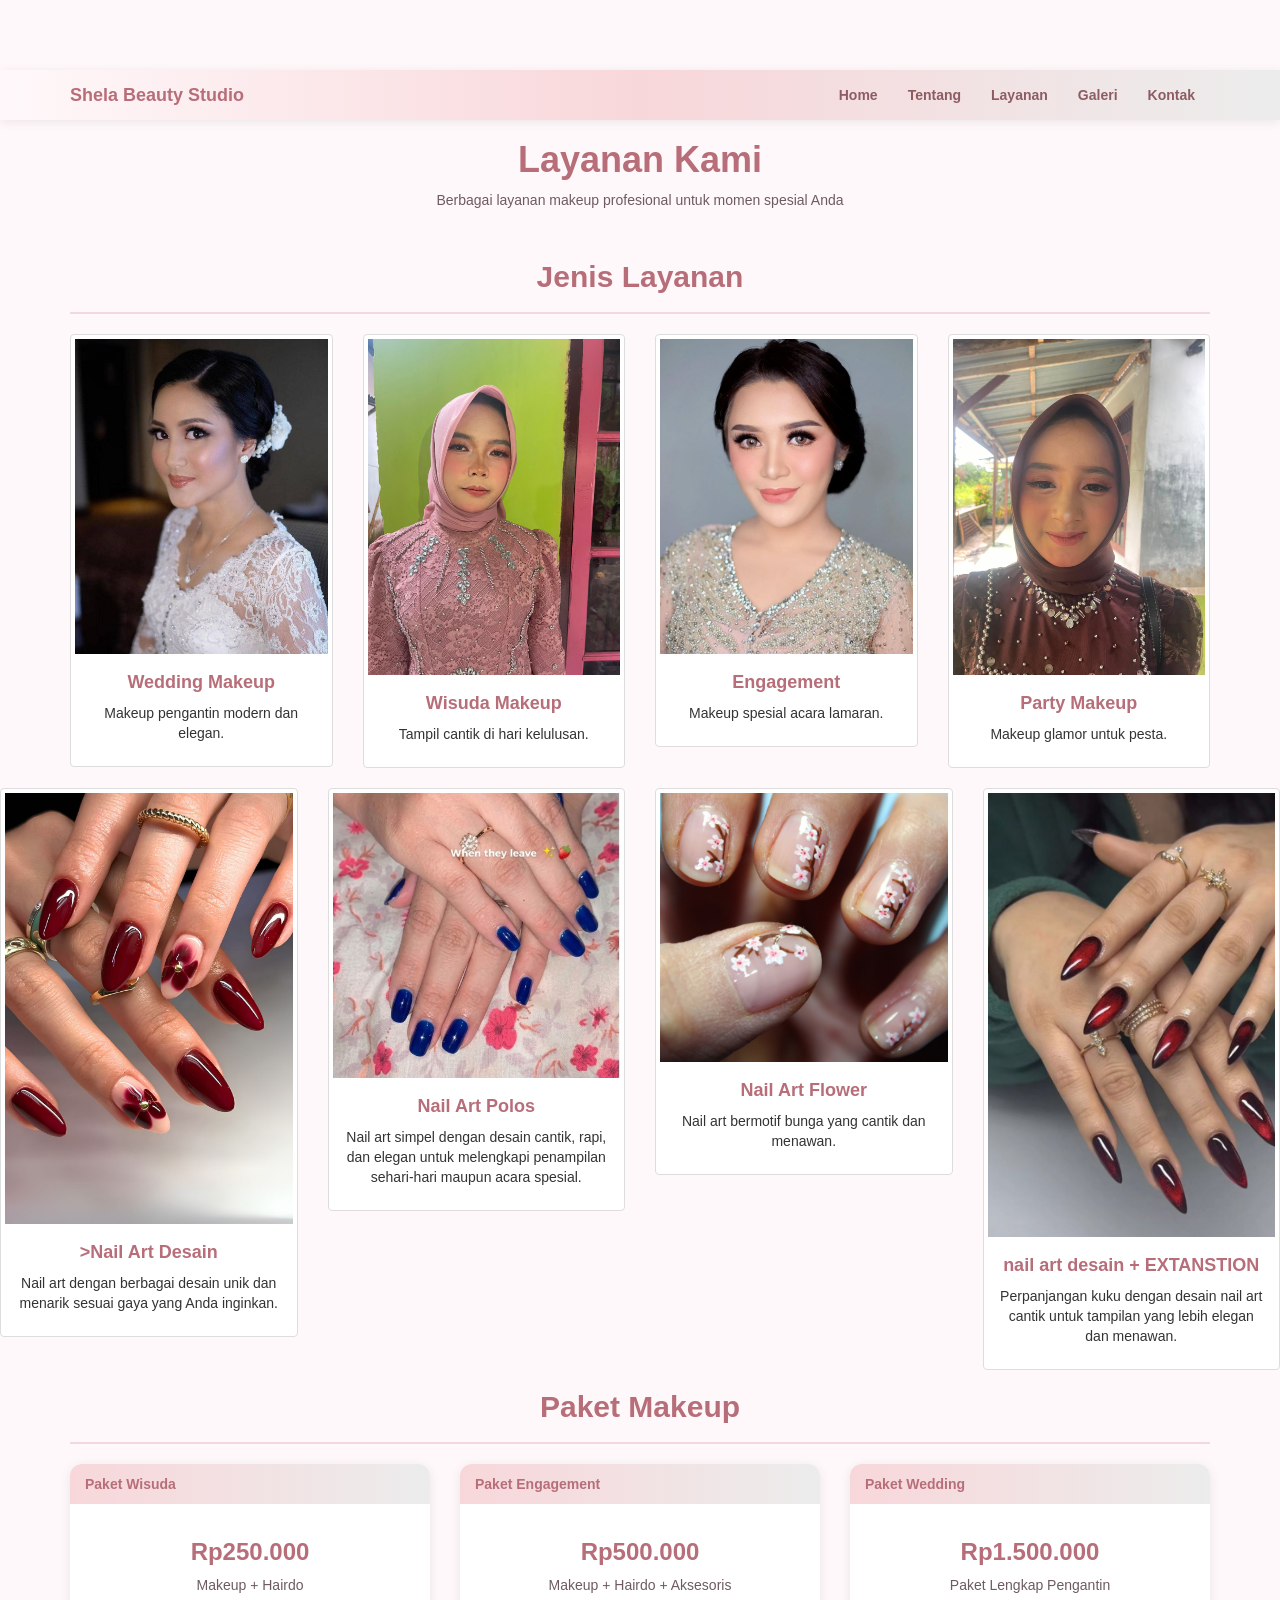
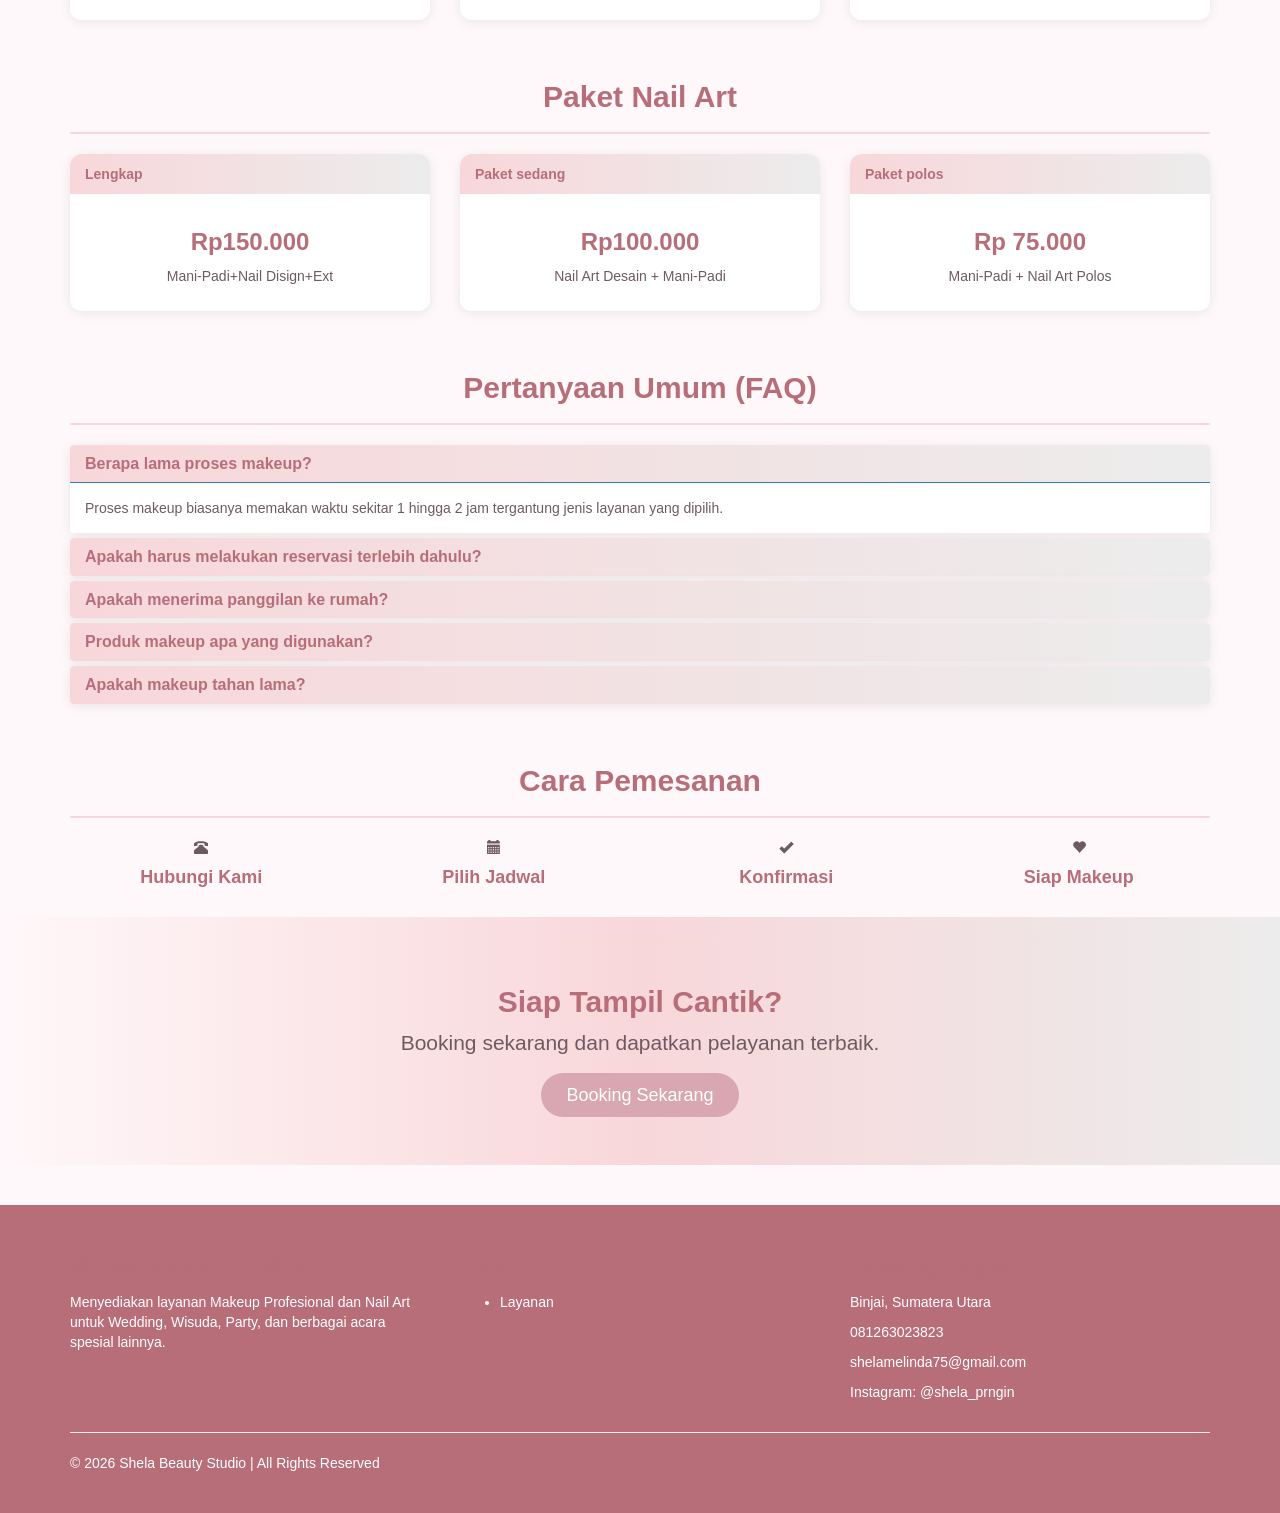
<file: layanan.html>
<!DOCTYPE html>
<html>
<head>
    <meta charset="utf-8">
    <title>Layanan - Shela Beauty Studio</title>

    <link rel="stylesheet" href="https://maxcdn.bootstrapcdn.com/bootstrap/3.4.1/css/bootstrap.min.css">
    <link rel="stylesheet" href="css/style.css">
</head>

<body>


<nav class="navbar navbar-default">

    <div class="container">

        <div class="navbar-header">

            <button type="button"
                    class="navbar-toggle"
                    data-toggle="collapse"
                    data-target="#menu">

                <span class="icon-bar"></span>
                <span class="icon-bar"></span>
                <span class="icon-bar"></span>

            </button>

            <a class="navbar-brand" href="index.html">
                Shela Beauty Studio
            </a>

        </div>

        <div class="collapse navbar-collapse" id="menu">

            <ul class="nav navbar-nav navbar-right">

                <li><a href="index.html">Home</a></li>
                <li><a href="tentang.html">Tentang</a></li>
                <li><a href="layanan.html">Layanan</a></li>
                <li><a href="galery.html">Galeri</a></li>
                <li><a href="kontak.html">Kontak</a></li>

            </ul>

        </div>

    </div>

</nav>

 
<div class="text-center">

    <div class="container">

        <h1>Layanan Kami</h1>

        <p>
            Berbagai layanan makeup profesional untuk momen spesial Anda
        </p>

    </div>

</div>

 
<div class="container">

    <div class="page-header">

        <h2 class="text-center">
            Jenis Layanan
        </h2>

    </div>

    <div class="row">

        <div class="col-md-3">

            <div class="thumbnail">

                <img src="gambar/poto wedding.jpg">

                <div class="caption text-center">

                    <h4>Wedding Makeup</h4>

                    <p>
                        Makeup pengantin modern dan elegan.
                    </p>

                </div>

            </div>

        </div>

        <div class="col-md-3">

            <div class="thumbnail">

                <img src="gambar/gambar makeup3.jpeg">

                <div class="caption text-center">

                    <h4>Wisuda Makeup</h4>

                    <p>
                        Tampil cantik di hari kelulusan.
                    </p>

                </div>

            </div>

        </div>

        <div class="col-md-3">

            <div class="thumbnail">

                <img src="gambar/lamaran.jpg">

                <div class="caption text-center">

                    <h4>Engagement</h4>

                    <p>
                        Makeup spesial acara lamaran.
                    </p>

                </div>

            </div>

        </div>

        <div class="col-md-3">

            <div class="thumbnail">

                <img src="gambar/hasil makeup wisuda.jpeg">

                <div class="caption text-center">

                    <h4>Party Makeup</h4>

                    <p>
                        Makeup glamor untuk pesta.
                    </p>

                </div>


            </div>

        </div>

    </div>

</div>
<div class="row">

        <div class="col-md-3">

            <div class="thumbnail">

                <img src="gambar/nail art 1.3.jpg">

                <div class="caption text-center">

                    <h4>>Nail Art Desain</h4>

                    <p>
                      Nail art dengan berbagai desain unik dan menarik sesuai gaya yang Anda inginkan.
                        
                    </p>

                </div>

            </div>

        </div>

        <div class="col-md-3">

            <div class="thumbnail">

                <img src="gambar/nail art biru.jpg">

                <div class="caption text-center">

                    <h4>Nail Art Polos</h4>

                    <p>
                           Nail art simpel dengan desain cantik, rapi, dan elegan untuk melengkapi penampilan sehari-hari maupun acara spesial.
                    </p>

                </div>

            </div>

        </div>

        <div class="col-md-3">

            <div class="thumbnail">

                <img src="gambar/nail art 1.2.jpg">

                <div class="caption text-center">

                    <h4>Nail Art Flower</h4>

                    <p>
                         Nail art bermotif bunga yang cantik dan menawan.
                    </p>

                </div>

            </div>

        </div>

        <div class="col-md-3">

            <div class="thumbnail">

                <img src="gambar/nail art 1.4.jpg">

                <div class="caption text-center">

                    <h4>nail art desain + EXTANSTION</h4>

                    <p>
                          Perpanjangan kuku dengan desain nail art cantik untuk tampilan yang lebih elegan dan menawan.
                    </p>

                </div>
            </div>
        </div>
        
 <div class="container">

    <div class="page-header">
        <h2 class="text-center">Paket Makeup</h2>
    </div>

    <div class="row">

        <div class="col-md-4">

            <div class="panel panel-success">

                <div class="panel-heading">
                    Paket Wisuda
                </div>

                <div class="panel-body text-center">

                    <h3>Rp250.000</h3>

                    <p>Makeup + Hairdo</p>

                </div>

            </div>

        </div>

        <div class="col-md-4">

            <div class="panel panel-primary">

                <div class="panel-heading">
                    Paket Engagement
                </div>

                <div class="panel-body text-center">

                    <h3>Rp500.000</h3>

                    <p>Makeup + Hairdo + Aksesoris</p>

                </div>

            </div>

        </div>

        <div class="col-md-4">

            <div class="panel panel-danger">

                <div class="panel-heading">
                    Paket Wedding
                </div>

                <div class="panel-body text-center">

                    <h3>Rp1.500.000</h3>

                    <p>Paket Lengkap Pengantin</p>

                </div>

            </div>

        </div>

    </div>

</div>

<div class="container">

    <div class="page-header">
        <h2 class="text-center">Paket Nail Art</h2>
    </div>

    <div class="row">

        <div class="col-md-4">

            <div class="panel panel-success">

                <div class="panel-heading">
                    Lengkap
                </div>

                <div class="panel-body text-center">

                    <h3>Rp150.000</h3>

                    <p>Mani-Padi+Nail Disign+Ext</p>

                </div>

            </div>

        </div>

        <div class="col-md-4">

            <div class="panel panel-primary">

                <div class="panel-heading">
                    Paket sedang
                </div>

                <div class="panel-body text-center">

                    <h3>Rp100.000</h3>

                    <p>Nail Art Desain + Mani-Padi</p>

                </div>

            </div>

        </div>

        <div class="col-md-4">

            <div class="panel panel-danger">

                <div class="panel-heading">
                    Paket polos
                </div>

                <div class="panel-body text-center">

                    <h3>Rp 75.000</h3>

                    <p>Mani-Padi + Nail Art Polos</p>

                </div>

            </div>

        </div>

    </div>

</div>


<div class="container">

    <div class="page-header">
        <h2 class="text-center">Pertanyaan Umum (FAQ)</h2>
    </div>

    <div class="panel-group" id="faq">

        
        <div class="panel panel-primary">

            <div class="panel-heading">

                <h4 class="panel-title">

                    <a data-toggle="collapse"
                       data-parent="#faq"
                       href="#faq1">

                        Berapa lama proses makeup?

                    </a>

                </h4>

            </div>

            <div id="faq1" class="panel-collapse collapse in">

                <div class="panel-body">

                    Proses makeup biasanya memakan waktu sekitar
                    1 hingga 2 jam tergantung jenis layanan yang dipilih.

                </div>

            </div>

        </div>

        
        <div class="panel panel-primary">

            <div class="panel-heading">

                <h4 class="panel-title">

                    <a data-toggle="collapse"
                       data-parent="#faq"
                       href="#faq2">

                        Apakah harus melakukan reservasi terlebih dahulu?

                    </a>

                </h4>

            </div>

            <div id="faq2" class="panel-collapse collapse">

                <div class="panel-body">

                    Ya, kami menyarankan pelanggan melakukan reservasi
                    minimal 3 hari sebelum jadwal acara.

                </div>

            </div>

        </div>

        
        <div class="panel panel-primary">

            <div class="panel-heading">

                <h4 class="panel-title">

                    <a data-toggle="collapse"
                       data-parent="#faq"
                       href="#faq3">

                        Apakah menerima panggilan ke rumah?

                    </a>

                </h4>

            </div>

            <div id="faq3" class="panel-collapse collapse">

                <div class="panel-body">

                    Ya, kami melayani makeup di studio maupun
                    panggilan ke lokasi pelanggan.

                </div>

            </div>

        </div>

        
        <div class="panel panel-primary">

            <div class="panel-heading">

                <h4 class="panel-title">

                    <a data-toggle="collapse"
                       data-parent="#faq"
                       href="#faq4">

                        Produk makeup apa yang digunakan?

                    </a>

                </h4>

            </div>

            <div id="faq4" class="panel-collapse collapse">

                <div class="panel-body">

                    Kami menggunakan berbagai produk berkualitas
                    yang aman dan sesuai dengan jenis kulit pelanggan.

                </div>

            </div>

        </div>

        
        <div class="panel panel-primary">

            <div class="panel-heading">

                <h4 class="panel-title">

                    <a data-toggle="collapse"
                       data-parent="#faq"
                       href="#faq5">

                        Apakah makeup tahan lama?

                    </a>

                </h4>

            </div>

            <div id="faq5" class="panel-collapse collapse">

                <div class="panel-body">

                    Ya, teknik makeup yang kami gunakan dirancang
                    agar tahan lama selama acara berlangsung.

                </div>

            </div>

        </div>

    </div>

</div>


<div class="container">

    <div class="page-header">

        <h2 class="text-center">
            Cara Pemesanan
        </h2>

    </div>

    <div class="row text-center">

        <div class="col-md-3">

            <span class="glyphicon glyphicon-phone-alt"></span>

            <h4>Hubungi Kami</h4>

        </div>

        <div class="col-md-3">

            <span class="glyphicon glyphicon-calendar"></span>

            <h4>Pilih Jadwal</h4>

        </div>

        <div class="col-md-3">

            <span class="glyphicon glyphicon-ok"></span>

            <h4>Konfirmasi</h4>

        </div>

        <div class="col-md-3">

            <span class="glyphicon glyphicon-heart"></span>

            <h4>Siap Makeup</h4>

        </div>

    </div>

</div>

<br>


<div class="jumbotron text-center">

    <h2>Siap Tampil Cantik?</h2>

    <p>
        Booking sekarang dan dapatkan pelayanan terbaik.
    </p>

    <a href="booking.html"
       class="btn btn-danger btn-lg">

        Booking Sekarang

    </a>

</div>


<footer class="footer">

    <div class="container">

        <div class="row">

            <div class="col-md-4">
                <h3>Shela Beauty Studio</h3>
                <p>
                    Menyediakan layanan Makeup Profesional dan Nail Art
                    untuk Wedding, Wisuda, Party, dan berbagai acara spesial lainnya.
                </p>
            </div>

            <div class="col-md-4">
                <h3>Menu</h3>

                <ul class="footer-menu">
                    <li><a href="layanan.html">Layanan</a></li>
                    
                </ul>
            </div>

            <div class="col-md-4">
                <h3>Hubungi Kami</h3>

                <p> Binjai, Sumatera Utara</p>
                <p> 081263023823</p>
                <p> shelamelinda75@gmail.com</p>
                <p> Instagram: @shela_prngin</p>
            </div>

        </div>

        <hr>

        <div class="footer-bottom">
            <p>
                © 2026 Shela Beauty Studio | All Rights Reserved
            </p>
        </div>

    </div>

</footer>

<script src="https://ajax.googleapis.com/ajax/libs/jquery/3.7.1/jquery.min.js"></script>
<script src="https://maxcdn.bootstrapcdn.com/bootstrap/3.4.1/js/bootstrap.min.js"></script>

</body>
</html>
</file>
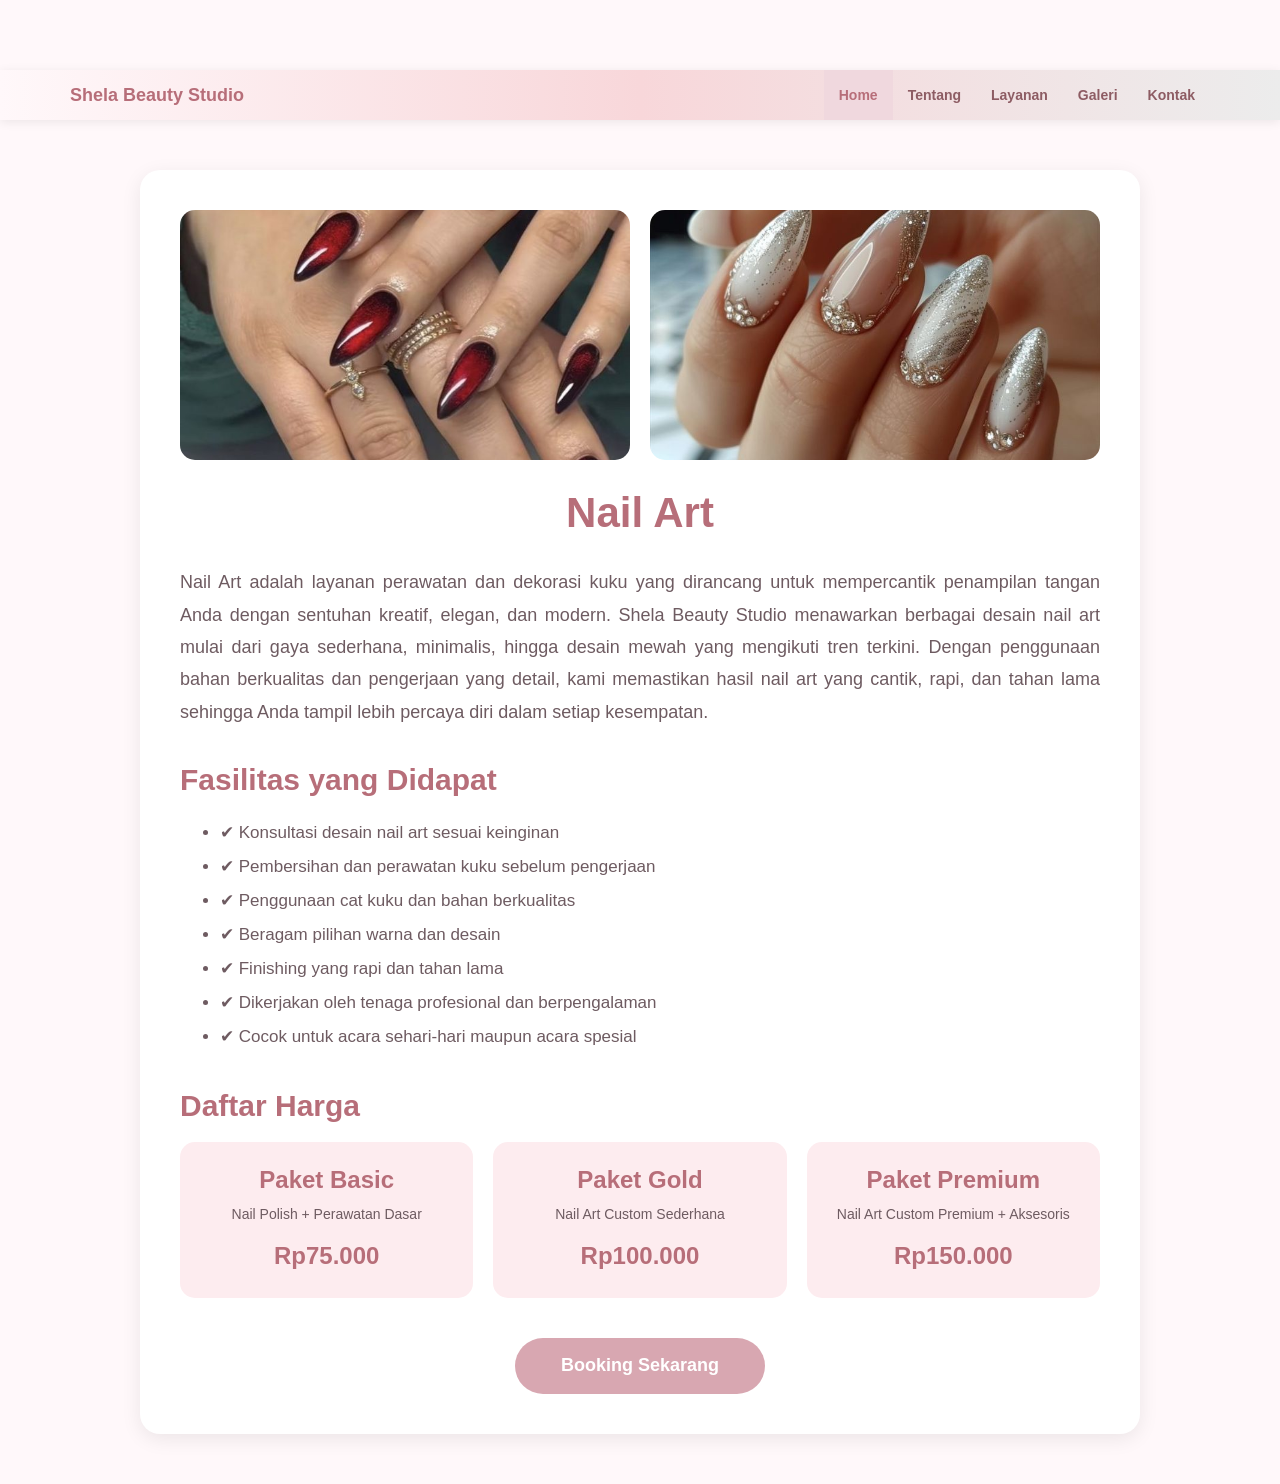
<file: Nail Art.html>
<!DOCTYPE html>
<html>
<head>
    <meta charset="utf-8">
    <title>Shela Beauty Studio</title>

    <!-- Bootstrap 3 -->
    <link rel="stylesheet" href="https://maxcdn.bootstrapcdn.com/bootstrap/3.4.1/css/bootstrap.min.css">

    <!-- CSS Sendiri -->
    <link rel="stylesheet" href="css/style.css">
</head>

 
<body>
<!-- Navbar -->
<nav class="navbar navbar-default">

    <div class="container">

        <div class="navbar-header">

            <button type="button"
                    class="navbar-toggle"
                    data-toggle="collapse"
                    data-target="#menu">

                <span class="icon-bar"></span>
                <span class="icon-bar"></span>
                <span class="icon-bar"></span>

            </button>

            <a class="navbar-brand" href="#">
                Shela Beauty Studio
            </a>

        </div>

        <div class="collapse navbar-collapse" id="menu">

            <ul class="nav navbar-nav navbar-right">

                <li class="active">
                    <a href="index.html">Home</a>
                </li>

                <li>
                    <a href="tentang.html">Tentang</a>
                </li>

                <li>
                    <a href="layanan.html">Layanan</a>
                </li>

                <li>
                    <a href="galery.html">Galeri</a>
                </li>

                <li>
                    <a href="kontak.html">Kontak</a>
                </li>

            </ul>

        </div>

    </div>

</nav>

<section class="detail-layanan">

    <div class="detail-container">

         <div class="gambar-dua">
    <img src="gambar/nail art 1.4.jpg" alt="Wedding Makeup 1">
    <img src="gambar/nail art1.1.jpg" alt="Wedding Makeup 2">
</div>

       <h1>Nail Art</h1>

<p class="deskripsi">
    Nail Art adalah layanan perawatan dan dekorasi kuku yang dirancang untuk mempercantik penampilan tangan Anda dengan sentuhan kreatif, elegan, dan modern. Shela Beauty Studio menawarkan berbagai desain nail art mulai dari gaya sederhana, minimalis, hingga desain mewah yang mengikuti tren terkini. Dengan penggunaan bahan berkualitas dan pengerjaan yang detail, kami memastikan hasil nail art yang cantik, rapi, dan tahan lama sehingga Anda tampil lebih percaya diri dalam setiap kesempatan.
</p>

        <h2>Fasilitas yang Didapat</h2>

        <ul class="fasilitas">
           <li>✔ Konsultasi desain nail art sesuai keinginan</li>
    <li>✔ Pembersihan dan perawatan kuku sebelum pengerjaan</li>
    <li>✔ Penggunaan cat kuku dan bahan berkualitas</li>
    <li>✔ Beragam pilihan warna dan desain</li>
    <li>✔ Finishing yang rapi dan tahan lama</li>
    <li>✔ Dikerjakan oleh tenaga profesional dan berpengalaman</li>
    <li>✔ Cocok untuk acara sehari-hari maupun acara spesial</li>
        </ul>

      <h2>Daftar Harga</h2>

<div class="harga-box">

    <div class="paket">
        <h3>Paket Basic</h3>
        <p>Nail Polish + Perawatan Dasar</p>
        <span>Rp75.000</span>
    </div>

    <div class="paket">
        <h3>Paket Gold</h3>
        <p>Nail Art Custom Sederhana</p>
        <span>Rp100.000</span>
    </div>

    <div class="paket">
        <h3>Paket Premium</h3>
        <p>Nail Art Custom Premium + Aksesoris</p>
        <span>Rp150.000</span>
    </div>

</div>
<a href="booking.html" class="btn-booking">
    Booking Sekarang
</a>

    </div>

 

    </section>
<!-- JQuery WAJIB untuk Bootstrap 3 -->
<script src="https://ajax.googleapis.com/ajax/libs/jquery/3.7.1/jquery.min.js"></script>

<!-- Bootstrap 3 JS -->
<script src="https://maxcdn.bootstrapcdn.com/bootstrap/3.4.1/js/bootstrap.min.js"></script>

</body>
</html>
</file>
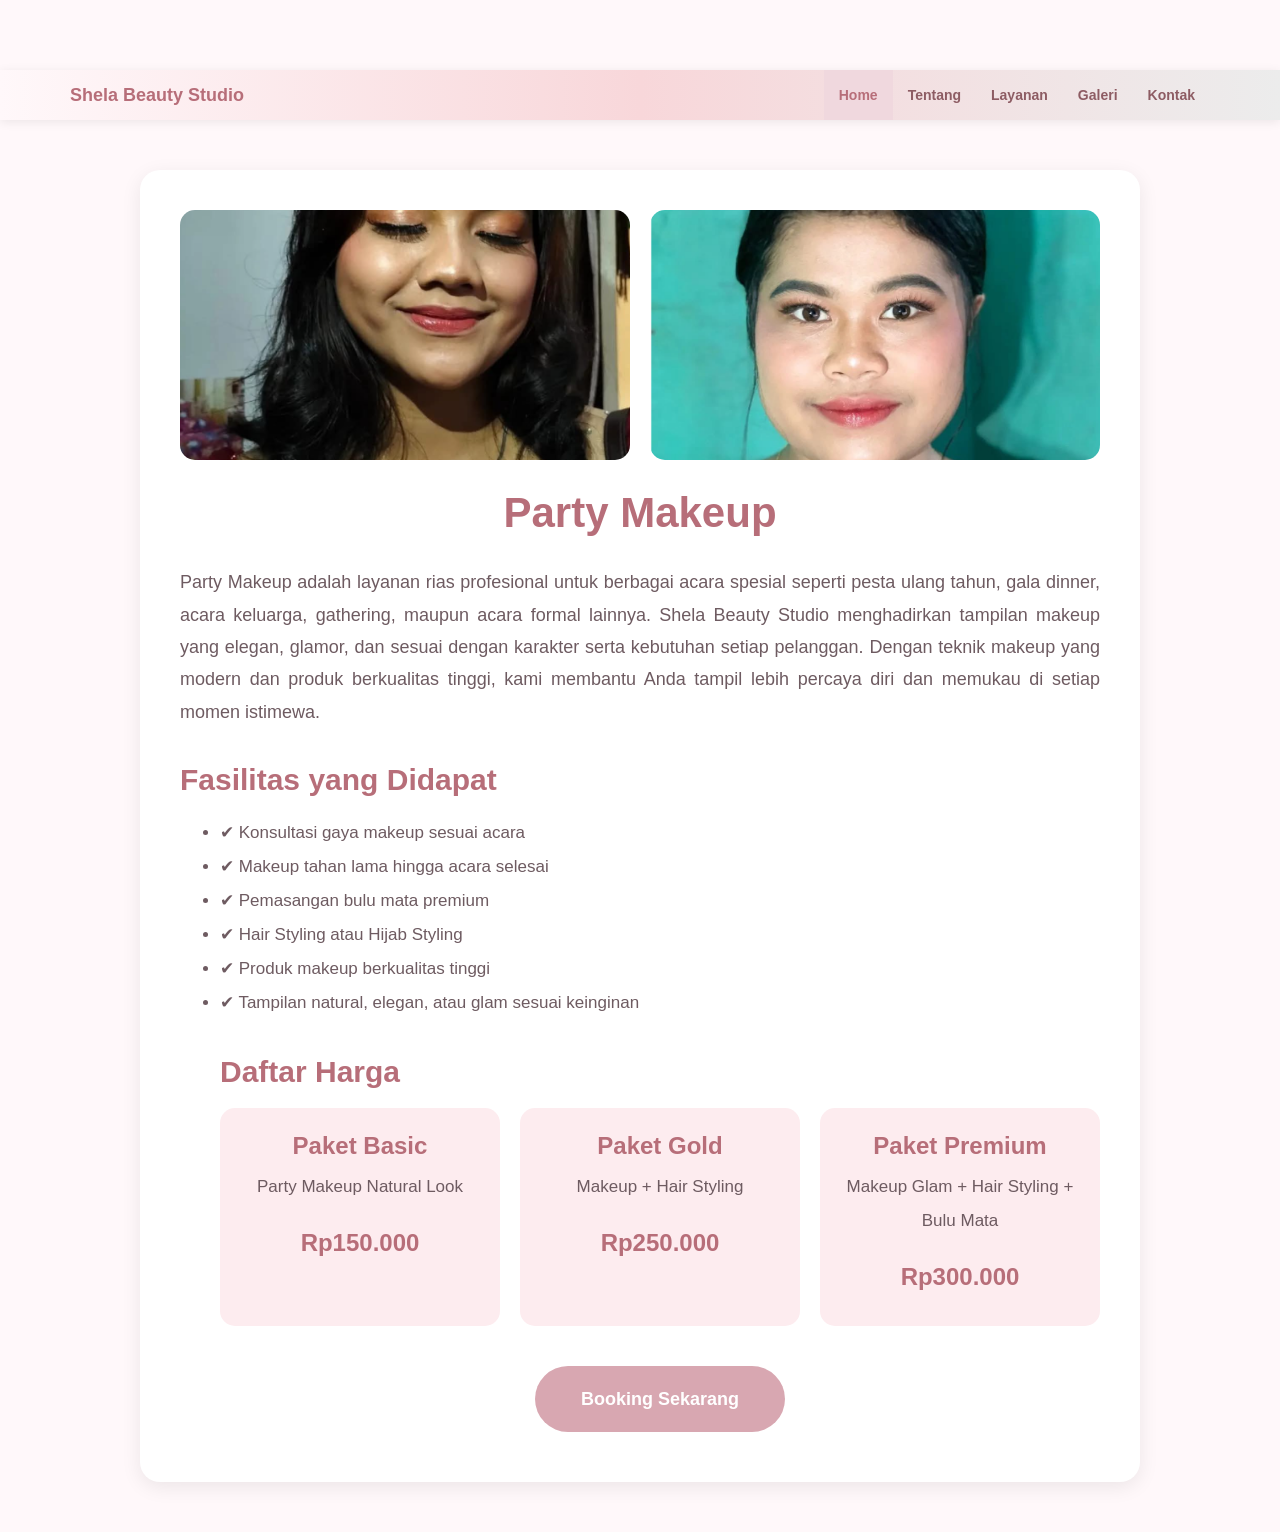
<file: party makeup.html>
<!DOCTYPE html>
<html>
<head>
    <meta charset="utf-8">
    <title>Shela Beauty Studio</title>

    
    <link rel="stylesheet" href="https://maxcdn.bootstrapcdn.com/bootstrap/3.4.1/css/bootstrap.min.css">
    <link rel="stylesheet" href="css/style.css">
</head>

 
<body>

<nav class="navbar navbar-default">

    <div class="container">

        <div class="navbar-header">

            <button type="button"
                    class="navbar-toggle"
                    data-toggle="collapse"
                    data-target="#menu">

                <span class="icon-bar"></span>
                <span class="icon-bar"></span>
                <span class="icon-bar"></span>

            </button>

            <a class="navbar-brand" href="#">
                Shela Beauty Studio
            </a>

        </div>

        <div class="collapse navbar-collapse" id="menu">

            <ul class="nav navbar-nav navbar-right">

                <li class="active">
                    <a href="index.html">Home</a>
                </li>

                <li>
                    <a href="tentang.html">Tentang</a>
                </li>

                <li>
                    <a href="layanan.html">Layanan</a>
                </li>

                <li>
                    <a href="galery.html">Galeri</a>
                </li>

                <li>
                    <a href="kontak.html">Kontak</a>
                </li>

            </ul>

        </div>

    </div>

</nav>

<section class="detail-layanan">

    <div class="detail-container">

         <div class="gambar-dua">
    <img src="gambar/makeup yemima.png" alt="Wedding Makeup 1">
    <img src="gambar/makeup enjel1.png" alt="Wedding Makeup 2">
</div>

        <h1>Party Makeup</h1>

        <p class="deskripsi">
             Party Makeup adalah layanan rias profesional untuk berbagai acara spesial seperti pesta ulang tahun,
    gala dinner, acara keluarga, gathering, maupun acara formal lainnya. Shela Beauty Studio menghadirkan
    tampilan makeup yang elegan, glamor, dan sesuai dengan karakter serta kebutuhan setiap pelanggan.
    Dengan teknik makeup yang modern dan produk berkualitas tinggi, kami membantu Anda tampil lebih
    percaya diri dan memukau di setiap momen istimewa.
        </p>

        <h2>Fasilitas yang Didapat</h2>

        <ul class="fasilitas">
           <li>✔ Konsultasi gaya makeup sesuai acara</li>
    <li>✔ Makeup tahan lama hingga acara selesai</li>
    <li>✔ Pemasangan bulu mata premium</li>
    <li>✔ Hair Styling atau Hijab Styling</li>
    <li>✔ Produk makeup berkualitas tinggi</li>
    <li>✔ Tampilan natural, elegan, atau glam sesuai keinginan</li>

      <h2>Daftar Harga</h2>

<div class="harga-box">

    <div class="paket">
        <h3>Paket Basic</h3>
        <p>Party Makeup Natural Look</p>
        <span>Rp150.000</span>
    </div>

    <div class="paket">
        <h3>Paket Gold</h3>
        <p>Makeup + Hair Styling</p>
        <span>Rp250.000</span>
    </div>

    <div class="paket">
        <h3>Paket Premium</h3>
        <p>Makeup Glam + Hair Styling + Bulu Mata</p>
        <span>Rp300.000</span>
    </div>

</div>
<a href="booking.html" class="btn-booking">
    Booking Sekarang
</a>

    </div>

 

    </section>
 
<script src="https://ajax.googleapis.com/ajax/libs/jquery/3.7.1/jquery.min.js"></script>
<script src="https://maxcdn.bootstrapcdn.com/bootstrap/3.4.1/js/bootstrap.min.js"></script>

</body>
</html>
</file>
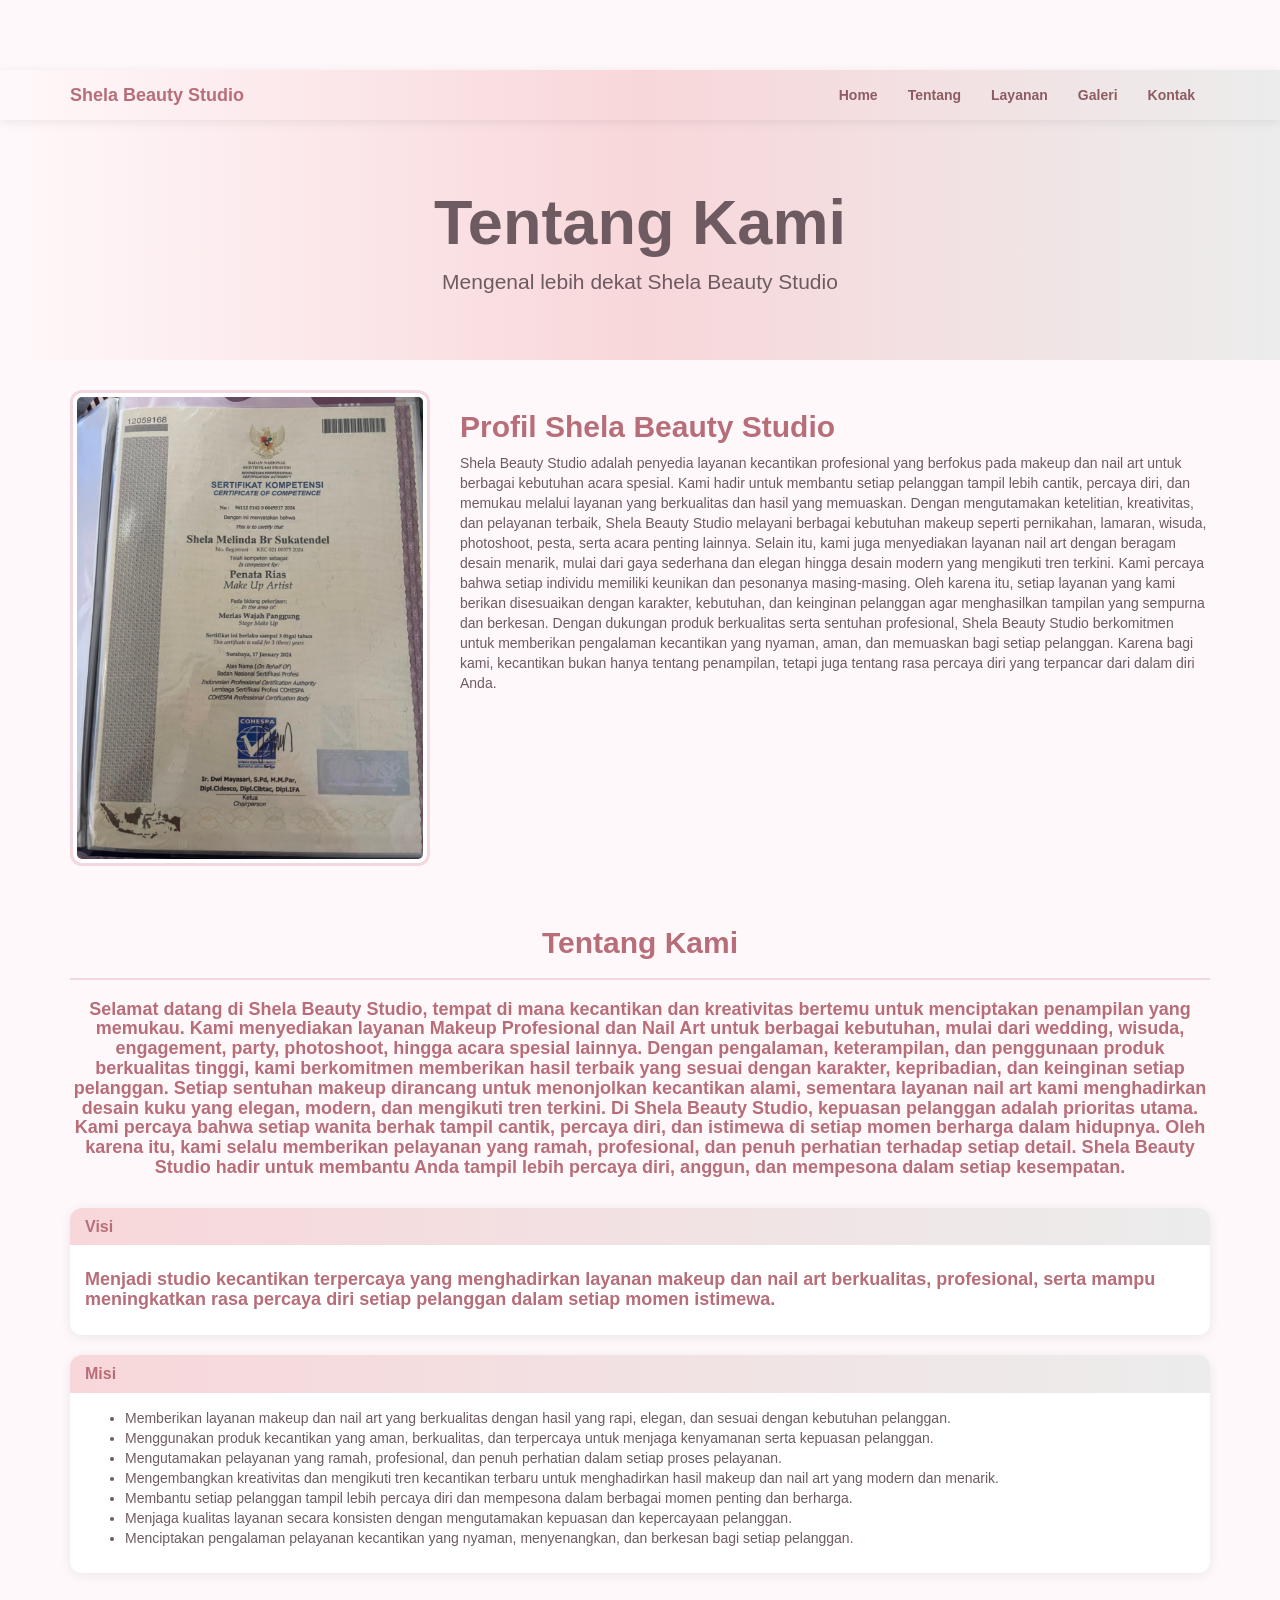
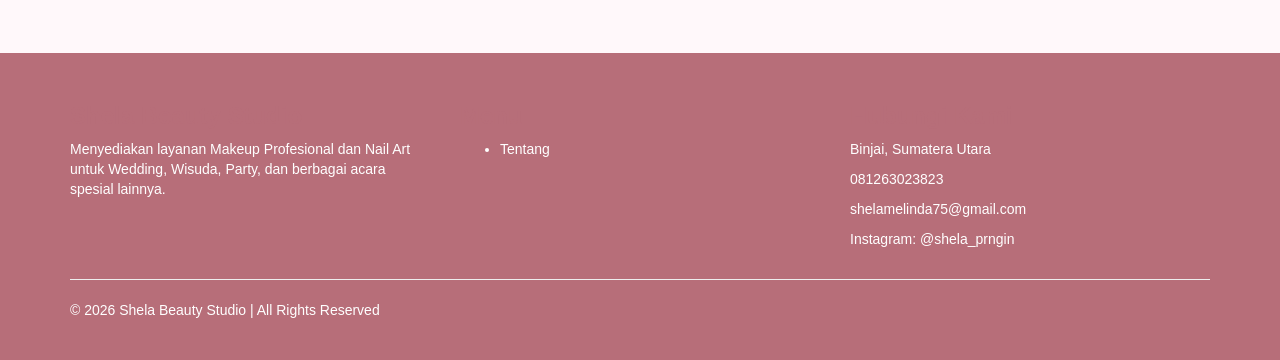
<file: tentang.html>
<!DOCTYPE html>
<html>
<head>
    <meta charset="utf-8">
    <title>Tentang Kami - Shela Beauty Studio</title>

    <link rel="stylesheet" href="https://maxcdn.bootstrapcdn.com/bootstrap/3.4.1/css/bootstrap.min.css">
    <link rel="stylesheet" href="css/style.css">
</head>

<body>
 
<nav class="navbar navbar-default">

    <div class="container">

        <div class="navbar-header">

            <button type="button"
                    class="navbar-toggle"
                    data-toggle="collapse"
                    data-target="#menu">

                <span class="icon-bar"></span>
                <span class="icon-bar"></span>
                <span class="icon-bar"></span>

            </button>

            <a class="navbar-brand" href="index.html">
                Shela Beauty Studio
            </a>

        </div>

        <div class="collapse navbar-collapse" id="menu">

            <ul class="nav navbar-nav navbar-right">

                <li><a href="index.html">Home</a></li>
                <li><a href="tentang.html">Tentang</a></li>
                <li><a href="layanan.html">Layanan</a></li>
                <li><a href="galeri.html">Galeri</a></li>
                <li><a href="kontak.html">Kontak</a></li>

            </ul>

        </div>

    </div>

</nav>
 
<div class="jumbotron text-center">

    <div class="container">

        <h1>Tentang Kami</h1>

        <p>
            Mengenal lebih dekat Shela Beauty Studio
        </p>

    </div>

</div>

<div class="container">

    <div class="row">

        <div class="col-md-4">

            <img src="gambar/sertipikat mua.jpeg"
                 class="img-responsive img-thumbnail">

        </div>

        <div class="col-md-8">

            <h2>Profil Shela Beauty Studio</h2>

            <p>Shela Beauty Studio adalah penyedia layanan kecantikan profesional yang berfokus pada makeup dan nail art untuk berbagai kebutuhan acara spesial. Kami hadir untuk membantu setiap pelanggan tampil lebih cantik, percaya diri, dan memukau melalui layanan yang berkualitas dan hasil yang memuaskan.

Dengan mengutamakan ketelitian, kreativitas, dan pelayanan terbaik, Shela Beauty Studio melayani berbagai kebutuhan makeup seperti pernikahan, lamaran, wisuda, photoshoot, pesta, serta acara penting lainnya. Selain itu, kami juga menyediakan layanan nail art dengan beragam desain menarik, mulai dari gaya sederhana dan elegan hingga desain modern yang mengikuti tren terkini.

Kami percaya bahwa setiap individu memiliki keunikan dan pesonanya masing-masing. Oleh karena itu, setiap layanan yang kami berikan disesuaikan dengan karakter, kebutuhan, dan keinginan pelanggan agar menghasilkan tampilan yang sempurna dan berkesan.

Dengan dukungan produk berkualitas serta sentuhan profesional, Shela Beauty Studio berkomitmen untuk memberikan pengalaman kecantikan yang nyaman, aman, dan memuaskan bagi setiap pelanggan. Karena bagi kami, kecantikan bukan hanya tentang penampilan, tetapi juga tentang rasa percaya diri yang terpancar dari dalam diri Anda.</p>
        </div>

    </div>

</div>

<br>

<div class="container">

    <div class="page-header">
        <h2 class="text-center">Tentang Kami</h2>
    </div>

    <h4 class="text-center">
      Selamat datang di Shela Beauty Studio, tempat di mana kecantikan dan kreativitas bertemu untuk menciptakan penampilan yang memukau. Kami menyediakan layanan Makeup Profesional dan Nail Art untuk berbagai kebutuhan, mulai dari wedding, wisuda, engagement, party, photoshoot, hingga acara spesial lainnya.

Dengan pengalaman, keterampilan, dan penggunaan produk berkualitas tinggi, kami berkomitmen memberikan hasil terbaik yang sesuai dengan karakter, kepribadian, dan keinginan setiap pelanggan. Setiap sentuhan makeup dirancang untuk menonjolkan kecantikan alami, sementara layanan nail art kami menghadirkan desain kuku yang elegan, modern, dan mengikuti tren terkini.

Di Shela Beauty Studio, kepuasan pelanggan adalah prioritas utama. Kami percaya bahwa setiap wanita berhak tampil cantik, percaya diri, dan istimewa di setiap momen berharga dalam hidupnya. Oleh karena itu, kami selalu memberikan pelayanan yang ramah, profesional, dan penuh perhatian terhadap setiap detail.

Shela Beauty Studio hadir untuk membantu Anda tampil lebih percaya diri, anggun, dan mempesona dalam setiap kesempatan. </h4>
    </p>

</div>
<br>

 
<div class="container">

    <div class="panel panel-primary">

        <div class="panel-heading">

            <h3 class="panel-title">Visi</h3>

        </div>

        <div class="panel-body">

         <h4> Menjadi studio kecantikan terpercaya yang menghadirkan layanan makeup dan nail art berkualitas, profesional, serta mampu meningkatkan rasa percaya diri setiap pelanggan dalam setiap momen istimewa. </h4>

        </div>

    </div>

</div>

 
<div class="container">

    <div class="panel panel-success">

        <div class="panel-heading">

            <h3 class="panel-title">Misi</h3>

        </div>

        <div class="panel-body">

            <ul>
             
    <li>Memberikan layanan makeup dan nail art yang berkualitas dengan hasil yang rapi, elegan, dan sesuai dengan kebutuhan pelanggan.</li>

    <li>Menggunakan produk kecantikan yang aman, berkualitas, dan terpercaya untuk menjaga kenyamanan serta kepuasan pelanggan.</li>

    <li>Mengutamakan pelayanan yang ramah, profesional, dan penuh perhatian dalam setiap proses pelayanan.</li>

    <li>Mengembangkan kreativitas dan mengikuti tren kecantikan terbaru untuk menghadirkan hasil makeup dan nail art yang modern dan menarik.</li>

    <li>Membantu setiap pelanggan tampil lebih percaya diri dan mempesona dalam berbagai momen penting dan berharga.</li>

    <li>Menjaga kualitas layanan secara konsisten dengan mengutamakan kepuasan dan kepercayaan pelanggan.</li>

    <li>Menciptakan pengalaman pelayanan kecantikan yang nyaman, menyenangkan, dan berkesan bagi setiap pelanggan.</li>
</ul>

        </div>

    </div>

</div>
<br>

<footer class="footer">

    <div class="container">

        <div class="row">

            <div class="col-md-4">
                <h3>Shela Beauty Studio</h3>
                <p>
                    Menyediakan layanan Makeup Profesional dan Nail Art
                    untuk Wedding, Wisuda, Party, dan berbagai acara spesial lainnya.
                </p>
            </div>

            <div class="col-md-4">
                <h3>Menu</h3>

                <ul class="footer-menu">
                    <li><a href="tentang.html">Tentang</a></li>
                    
                </ul>
            </div>

            <div class="col-md-4">
                <h3>Hubungi Kami</h3>

                <p> Binjai, Sumatera Utara</p>
                <p> 081263023823</p>
                <p> shelamelinda75@gmail.com</p>
                <p> Instagram: @shela_prngin</p>
            </div>

        </div>

        <hr>

        <div class="footer-bottom">
            <p>
                © 2026 Shela Beauty Studio | All Rights Reserved
            </p>
        </div>

    </div>

</footer>

<script src="https://ajax.googleapis.com/ajax/libs/jquery/3.7.1/jquery.min.js"></script>
<script src="https://maxcdn.bootstrapcdn.com/bootstrap/3.4.1/js/bootstrap.min.js"></script>

</body>
</html>
</file>
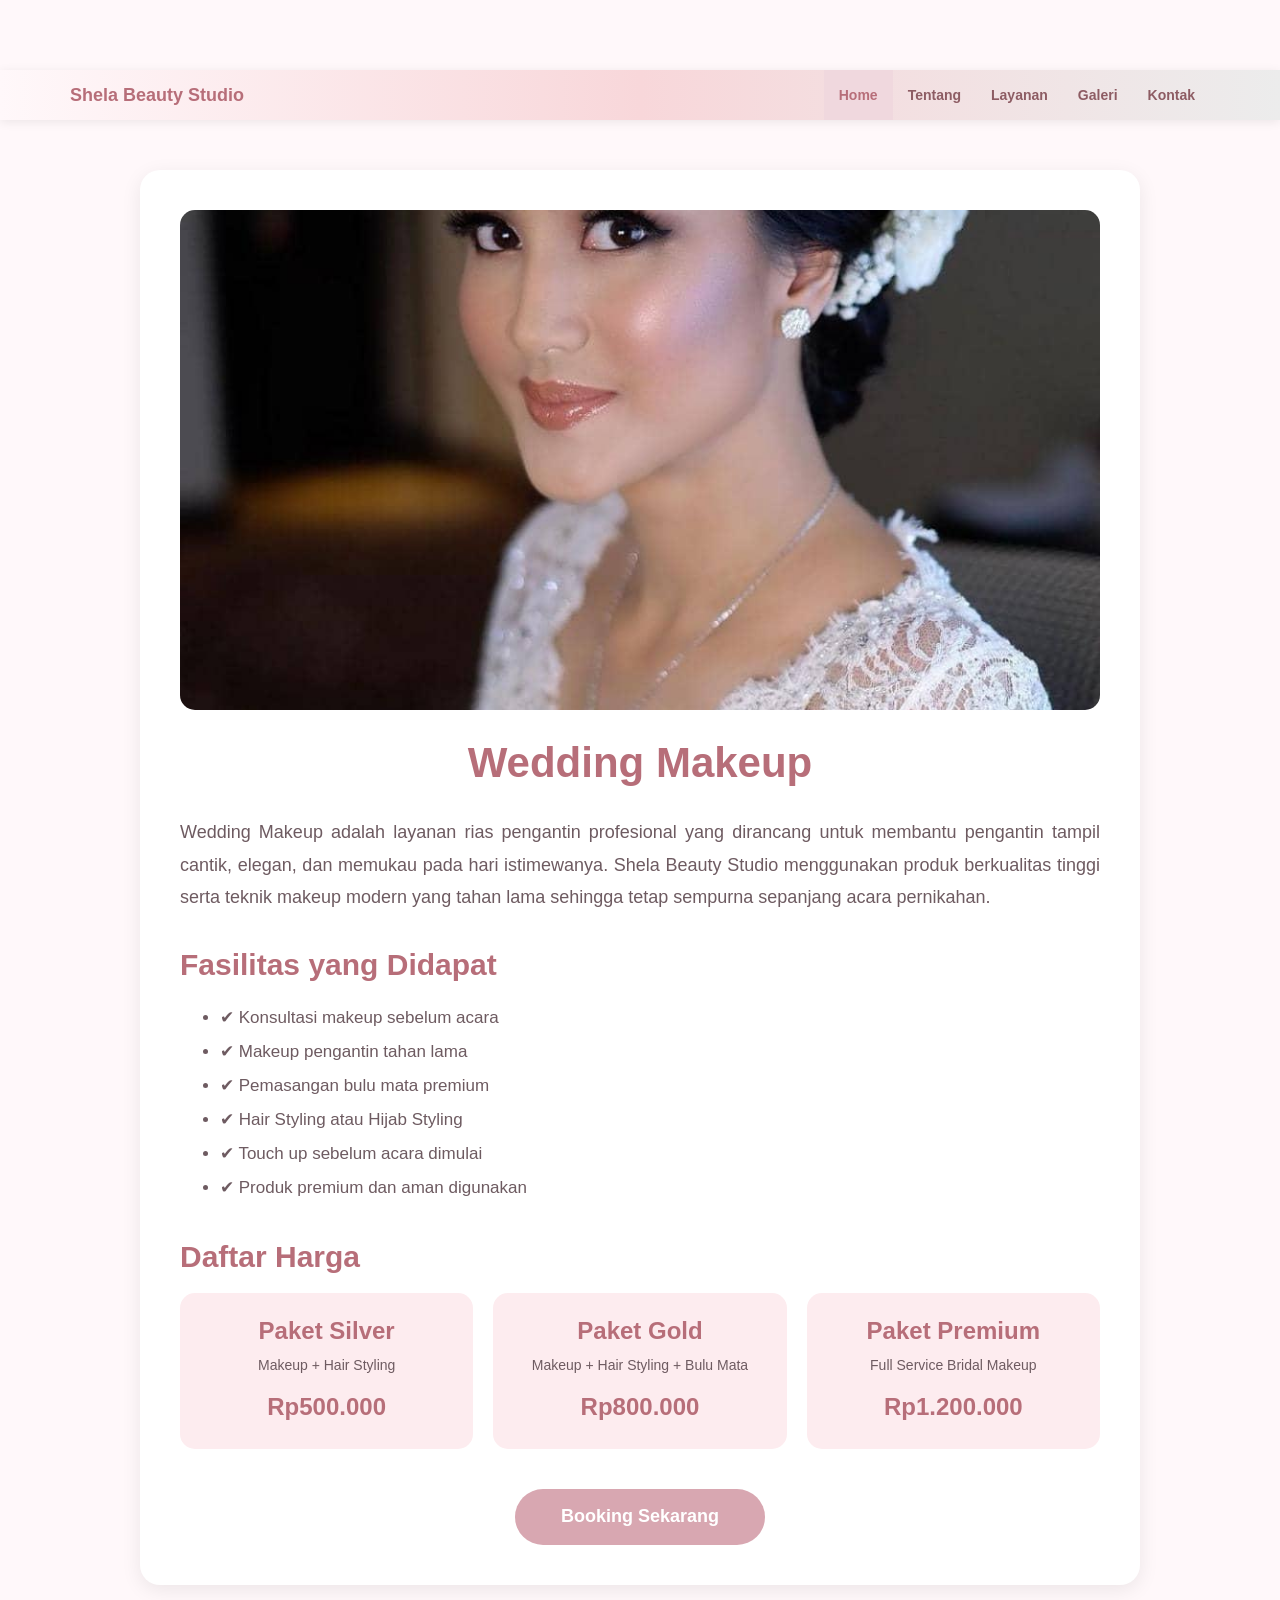
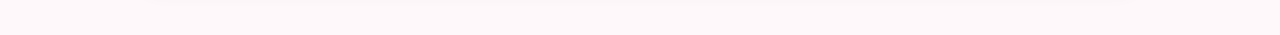
<file: weeding_makeup.html>
<!DOCTYPE html>
<html>
<head>
    <meta charset="utf-8">
    <title>Shela Beauty Studio</title>

    <!-- Bootstrap 3 -->
    <link rel="stylesheet" href="https://maxcdn.bootstrapcdn.com/bootstrap/3.4.1/css/bootstrap.min.css">

    <!-- CSS Sendiri -->
    <link rel="stylesheet" href="css/style.css">
</head>

 
<body>
<!-- Navbar -->
<nav class="navbar navbar-default">

    <div class="container">

        <div class="navbar-header">

            <button type="button"
                    class="navbar-toggle"
                    data-toggle="collapse"
                    data-target="#menu">

                <span class="icon-bar"></span>
                <span class="icon-bar"></span>
                <span class="icon-bar"></span>

            </button>

            <a class="navbar-brand" href="#">
                Shela Beauty Studio
            </a>

        </div>

        <div class="collapse navbar-collapse" id="menu">

            <ul class="nav navbar-nav navbar-right">

                <li class="active">
                    <a href="index.html">Home</a>
                </li>

                <li>
                    <a href="tentang.html">Tentang</a>
                </li>

                <li>
                    <a href="layanan.html">Layanan</a>
                </li>

                <li>
                    <a href="galery.html">Galeri</a>
                </li>

                <li>
                    <a href="kontak.html">Kontak</a>
                </li>

            </ul>

        </div>

    </div>

</nav>

<section class="detail-layanan">

    <div class="detail-container">

        <img src="gambar/poto wedding.jpg" alt="Wedding Makeup" class="gambar-layanan">

        <h1>Wedding Makeup</h1>

        <p class="deskripsi">
            Wedding Makeup adalah layanan rias pengantin profesional yang dirancang untuk membantu
            pengantin tampil cantik, elegan, dan memukau pada hari istimewanya. Shela Beauty Studio
            menggunakan produk berkualitas tinggi serta teknik makeup modern yang tahan lama sehingga
            tetap sempurna sepanjang acara pernikahan.
        </p>

        <h2>Fasilitas yang Didapat</h2>

        <ul class="fasilitas">
            <li>✔ Konsultasi makeup sebelum acara</li>
            <li>✔ Makeup pengantin tahan lama</li>
            <li>✔ Pemasangan bulu mata premium</li>
            <li>✔ Hair Styling atau Hijab Styling</li>
            <li>✔ Touch up sebelum acara dimulai</li>
            <li>✔ Produk premium dan aman digunakan</li>
        </ul>

        <h2>Daftar Harga</h2>

        <div class="harga-box">

            <div class="paket">
                <h3>Paket Silver</h3>
                <p>Makeup + Hair Styling</p>
                <span>Rp500.000</span>
            </div>

            <div class="paket">
                <h3>Paket Gold</h3>
                <p>Makeup + Hair Styling + Bulu Mata</p>
                <span>Rp800.000</span>
            </div>

            <div class="paket">
                <h3>Paket Premium</h3>
                <p>Full Service Bridal Makeup</p>
                <span>Rp1.200.000</span>
            </div>

       </div>

<a href="booking.html" class="btn-booking">
    Booking Sekarang
</a>

    </div>

 

    </section>

<script src="https://ajax.googleapis.com/ajax/libs/jquery/3.7.1/jquery.min.js"></script>
<script src="https://maxcdn.bootstrapcdn.com/bootstrap/3.4.1/js/bootstrap.min.js"></script>

</body>
</html>
</file>
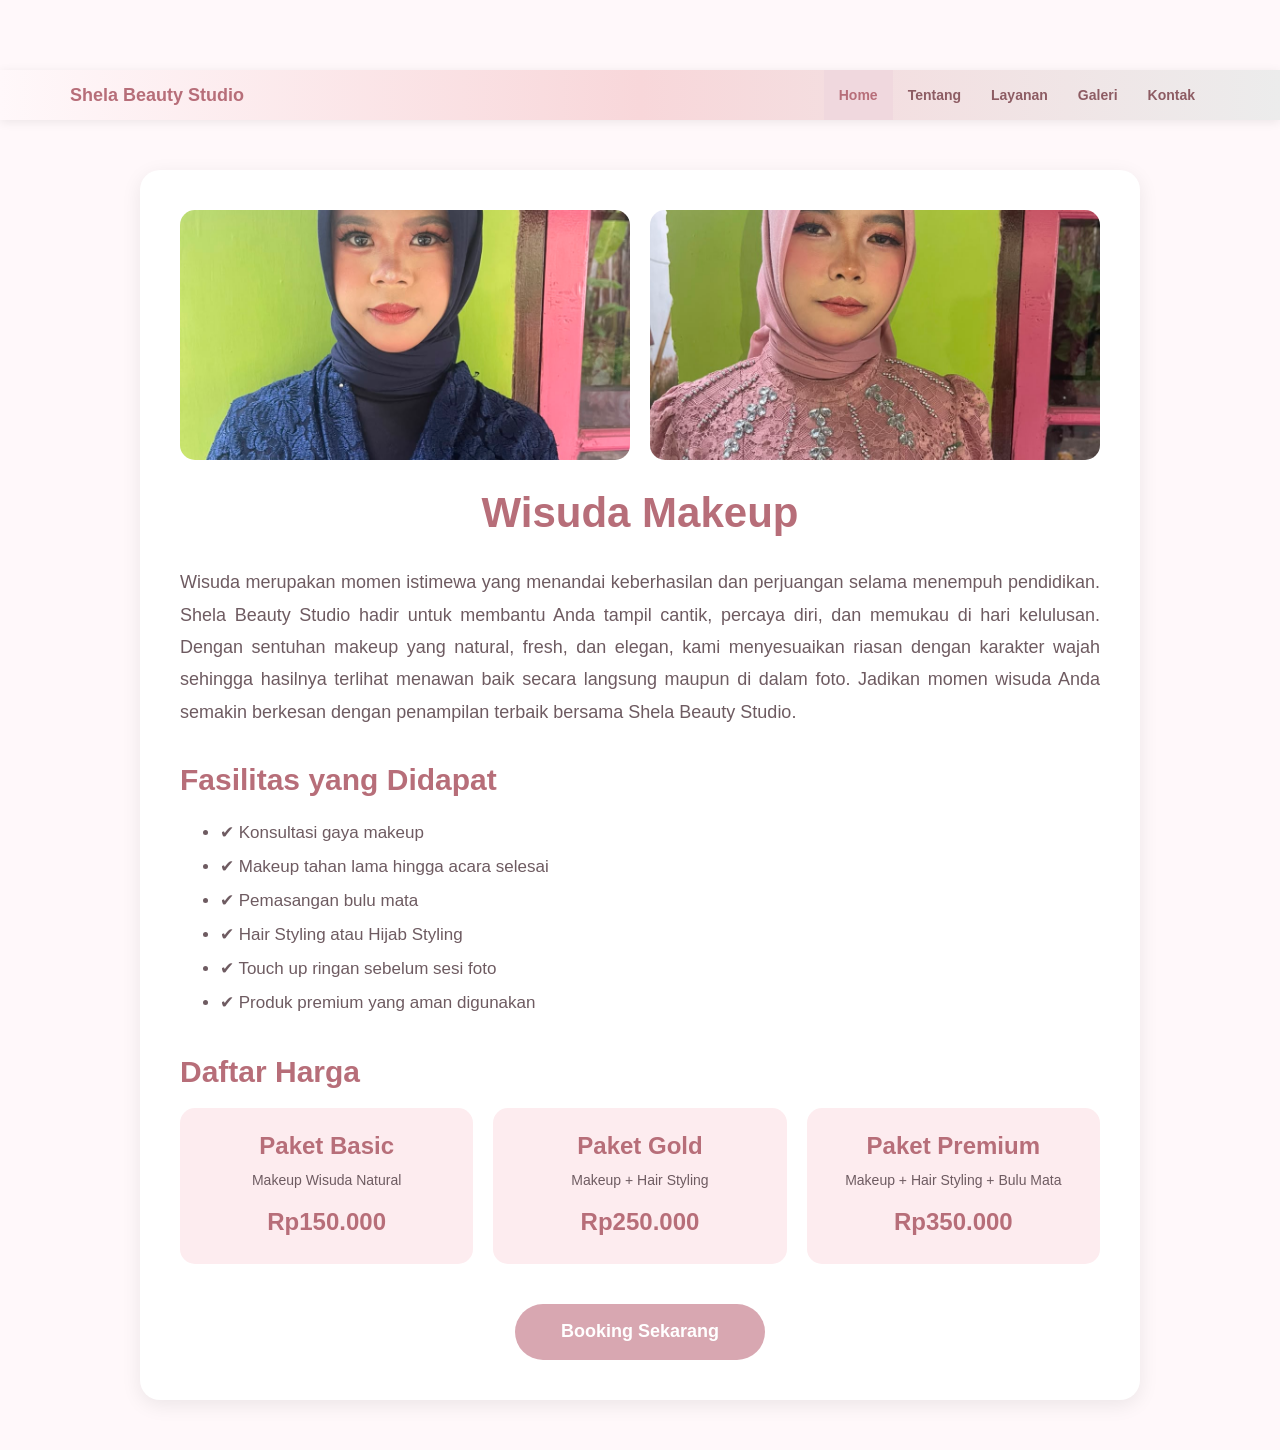
<file: wisuda makeup.html>
<!DOCTYPE html>
<html>
<head>
    <meta charset="utf-8">
    <title>Shela Beauty Studio</title>

    <!-- Bootstrap 3 -->
    <link rel="stylesheet" href="https://maxcdn.bootstrapcdn.com/bootstrap/3.4.1/css/bootstrap.min.css">

    <!-- CSS Sendiri -->
    <link rel="stylesheet" href="css/style.css">
</head>

 
<body>
<!-- Navbar -->
<nav class="navbar navbar-default">

    <div class="container">

        <div class="navbar-header">

            <button type="button"
                    class="navbar-toggle"
                    data-toggle="collapse"
                    data-target="#menu">

                <span class="icon-bar"></span>
                <span class="icon-bar"></span>
                <span class="icon-bar"></span>

            </button>

            <a class="navbar-brand" href="#">
                Shela Beauty Studio
            </a>

        </div>

        <div class="collapse navbar-collapse" id="menu">

            <ul class="nav navbar-nav navbar-right">

                <li class="active">
                    <a href="index.html">Home</a>
                </li>

                <li>
                    <a href="tentang.html">Tentang</a>
                </li>

                <li>
                    <a href="layanan.html">Layanan</a>
                </li>

                <li>
                    <a href="galery.html">Galeri</a>
                </li>

                <li>
                    <a href="kontak.html">Kontak</a>
                </li>

            </ul>

        </div>

    </div>

</nav>

<section class="detail-layanan">

    <div class="detail-container">

         <div class="gambar-dua">
    <img src="gambar/gambar makeup1.jpeg" alt="Wedding Makeup 1">
    <img src="gambar/gambar makeup3.jpeg" alt="Wedding Makeup 2">
</div>

        <h1>Wisuda Makeup</h1>

        <p class="deskripsi">
            Wisuda merupakan momen istimewa yang menandai keberhasilan dan perjuangan selama menempuh pendidikan. 
    Shela Beauty Studio hadir untuk membantu Anda tampil cantik, percaya diri, dan memukau di hari kelulusan. 
    Dengan sentuhan makeup yang natural, fresh, dan elegan, kami menyesuaikan riasan dengan karakter wajah sehingga 
    hasilnya terlihat menawan baik secara langsung maupun di dalam foto. Jadikan momen wisuda Anda semakin berkesan 
    dengan penampilan terbaik bersama Shela Beauty Studio.
        </p>

        <h2>Fasilitas yang Didapat</h2>

        <ul class="fasilitas">
           <li>✔ Konsultasi gaya makeup</li>
    <li>✔ Makeup tahan lama hingga acara selesai</li>
    <li>✔ Pemasangan bulu mata</li>
    <li>✔ Hair Styling atau Hijab Styling</li>
    <li>✔ Touch up ringan sebelum sesi foto</li>
    <li>✔ Produk premium yang aman digunakan</li>
        </ul>

       <h2>Daftar Harga</h2>

<div class="harga-box">

    <div class="paket">
        <h3>Paket Basic</h3>
        <p>Makeup Wisuda Natural</p>
        <span>Rp150.000</span>
    </div>

    <div class="paket">
        <h3>Paket Gold</h3>
        <p>Makeup + Hair Styling</p>
        <span>Rp250.000</span>
    </div>

    <div class="paket">
        <h3>Paket Premium</h3>
        <p>Makeup + Hair Styling + Bulu Mata</p>
        <span>Rp350.000</span>
    </div>

</div>

<a href="booking.html" class="btn-booking">
    Booking Sekarang
</a>

    </div>

 

    </section>
<script src="https://ajax.googleapis.com/ajax/libs/jquery/3.7.1/jquery.min.js"></script>
<script src="https://maxcdn.bootstrapcdn.com/bootstrap/3.4.1/js/bootstrap.min.js"></script>

</body>
</html>
</file>
<file: css/style.css>
/* ====================================
   SHELA BEAUTY STUDIO
   PINK & SILVER ELEGANT THEME
==================================== */

body{
    margin:0;
    padding-top:70px;
    font-family:'Segoe UI', Arial, sans-serif;
    background:#fff8fa;
    color:#6e5b61;
}

/* HEADER */
.top-header{
    background:#faf7f8;
    padding:20px 0;
}

.top-header h2,
.top-header h3{
    color:#b76e79;
}

.top-header a{
    color:#b76e79;
}

/* NAVBAR */
.navbar{
    border-radius:0;
    margin-bottom:0;
}

.navbar-default{
    background:linear-gradient(
        to right,
        #fff8fa,
        #f8d7da,
        #ececec
    ) !important;
    border:none;
    box-shadow:0 2px 10px rgba(0,0,0,0.08);
}

.navbar-default .navbar-brand{
    color:#b76e79 !important;
    font-weight:bold;
}

.navbar-default .navbar-nav > li > a{
    color:#8d5c63 !important;
    font-weight:600;
}

.navbar-default .navbar-nav > li > a:hover{
    color:#c59aa5 !important;
}

.navbar-default .navbar-nav > .active > a{
    background:#f0d8de !important;
    color:#b76e79 !important;
}

/* HERO */
.hero{
    background:
    linear-gradient(
        rgba(183,110,121,0.5),
        rgba(216,167,177,0.5)
    ),
    url('gambar.guru.jpg');

    background-size:cover;
    background-position:center;
    height:90vh;

    display:flex;
    justify-content:center;
    align-items:center;

    text-align:center;
    color:white;
}

/* HERO GALERI */
.hero-galeri{
    background:linear-gradient(
        135deg,
        #fff8fa,
        #f8d7da,
        #ececec
    );
    height:350px;
}

.overlay{
    background:transparent;
    height:350px;
    padding-top:100px;
}

.hero-galeri h1{
    color:#b76e79;
    font-size:60px;
    font-weight:bold;
}

.hero-galeri p{
    color:#8d5c63;
    font-size:20px;
}

/* JUDUL */
h1,h2,h3,h4{
    color:#b76e79;
    font-weight:600;
}

.section-title{
    text-align:center;
    margin-bottom:30px;
}

/* PANEL */
.panel{
    border-radius:12px;
    overflow:hidden;
    border:none;
    box-shadow:0 2px 12px rgba(0,0,0,0.08);
}

.panel-danger,
.panel-primary,
.panel-success,
.panel-warning{
    border:none;
}

.panel-danger .panel-heading,
.panel-primary .panel-heading,
.panel-success .panel-heading,
.panel-warning .panel-heading{
    background:linear-gradient(
        to right,
        #f8d7da,
        #ececec
    ) !important;

    color:#b76e79 !important;
    border:none;
    font-weight:bold;
}

.panel-body{
    background:white;
}

/* BUTTON */
.btn-danger,
.btn-primary,
.btn-success{
    background:#d8a7b1 !important;
    border:none !important;
    color:white !important;
    border-radius:25px;
    padding:10px 25px;
}

.btn-danger:hover,
.btn-primary:hover,
.btn-success:hover{
    background:#b76e79 !important;
}

/* GALERI */
.img-thumbnail{
    border:3px solid #f3d9df;
    border-radius:12px;
    transition:0.3s;
}

.img-thumbnail:hover{
    transform:scale(1.03);
}

/* TESTIMONI */
.well{
    background:#fff;
    border:none;
    box-shadow:0 2px 10px rgba(0,0,0,0.08);
    color:#6e5b61;
}

/* JUMBOTRON */
.jumbotron{
    background:linear-gradient(
        to right,
        #fff8fa,
        #f8d7da,
        #ececec
    );
}

.jumbotron h2{
    color:#b76e79;
}

/* FOOTER */
.footer{
    background:#b76e79;
    color:white;
    padding:30px 0;
    margin-top:40px;
}

.footer a{
    color:white;
}

.footer a:hover{
    color:#f8d7da;
}

/* TIM */
.img-circle{
    border:4px solid #f3d9df;
}

/* PAGE HEADER */
.page-header{
    border-bottom:2px solid #f3d9df;
}

/* ====================================
   DETAIL WEDDING MAKEUP
==================================== */

.detail-layanan{
    padding:50px 0;
}

.detail-container{
    max-width:1000px;
    margin:0 auto;
    background:#ffffff;
    padding:40px;
    border-radius:20px;
    box-shadow:0 5px 20px rgba(0,0,0,0.08);
}

.gambar-layanan{
    width:100%;
    height:500px;
    object-fit:cover;
    border-radius:15px;
}

.detail-container h1{
    text-align:center;
    color:#b76e79;
    font-size:42px;
    margin:30px 0;
}

.detail-container h2{
    color:#b76e79;
    margin-top:35px;
    margin-bottom:20px;
}

.deskripsi{
    font-size:18px;
    line-height:1.8;
    text-align:justify;
}

.fasilitas{
    font-size:17px;
    line-height:2;
}

.harga-box{
    display:flex;
    flex-wrap:wrap;
    gap:20px;
    margin-top:20px;
}

.paket{
    flex:1;
    min-width:250px;
    background:#fdecef;
    padding:25px;
    border-radius:15px;
    text-align:center;
}

.paket h3{
    color:#b76e79;
    margin-top:0;
}

.paket span{
    display:block;
    margin-top:15px;
    font-size:24px;
    font-weight:bold;
    color:#b76e79;
}

.btn-booking{
    display:block;
    width:250px;
    margin:40px auto 0;
    background:#d8a7b1;
    color:white;
    text-align:center;
    text-decoration:none;
    padding:15px;
    border-radius:50px;
    font-size:18px;
    font-weight:bold;
}

.btn-booking:hover{
    background:#b76e79;
    color:white;
    text-decoration:none;
}

.gambar-wisuda{
    display:flex;
    gap:20px;
    margin-bottom:30px;
}

.gambar-wisuda img{
    width:50%;
    height:280px;
    object-fit:cover;
    border-radius:15px;
}

.gambar-dua{
    display:flex;
    gap:20px;
    margin-bottom:30px;
}

.gambar-dua img{
    width:50%;
    height:250px;
    object-fit:cover;
    border-radius:15px;
}

/* =========================
   BOOKING FORM
========================= */

.booking-form{
    max-width:700px;
    margin:50px auto;
    background:#fff;
    padding:40px;
    border-radius:20px;
    box-shadow:0 5px 20px rgba(0,0,0,0.08);
}

.booking-form h1{
    text-align:center;
    color:#b76e79;
    margin-bottom:15px;
}

.booking-form p{
    text-align:center;
    margin-bottom:30px;
}

.booking-form label{
    color:#b76e79;
    font-weight:600;
}

.form-control{
    border-radius:10px;
    height:45px;
}

textarea.form-control{
    height:auto;
}

.btn-booking-form{
    width:100%;
    background:#d8a7b1;
    color:white;
    border:none;
    padding:15px;
    border-radius:30px;
    font-size:18px;
    font-weight:bold;
    transition:0.3s;
}

.btn-booking-form:hover{
    background:#b76e79;
}
</file>
